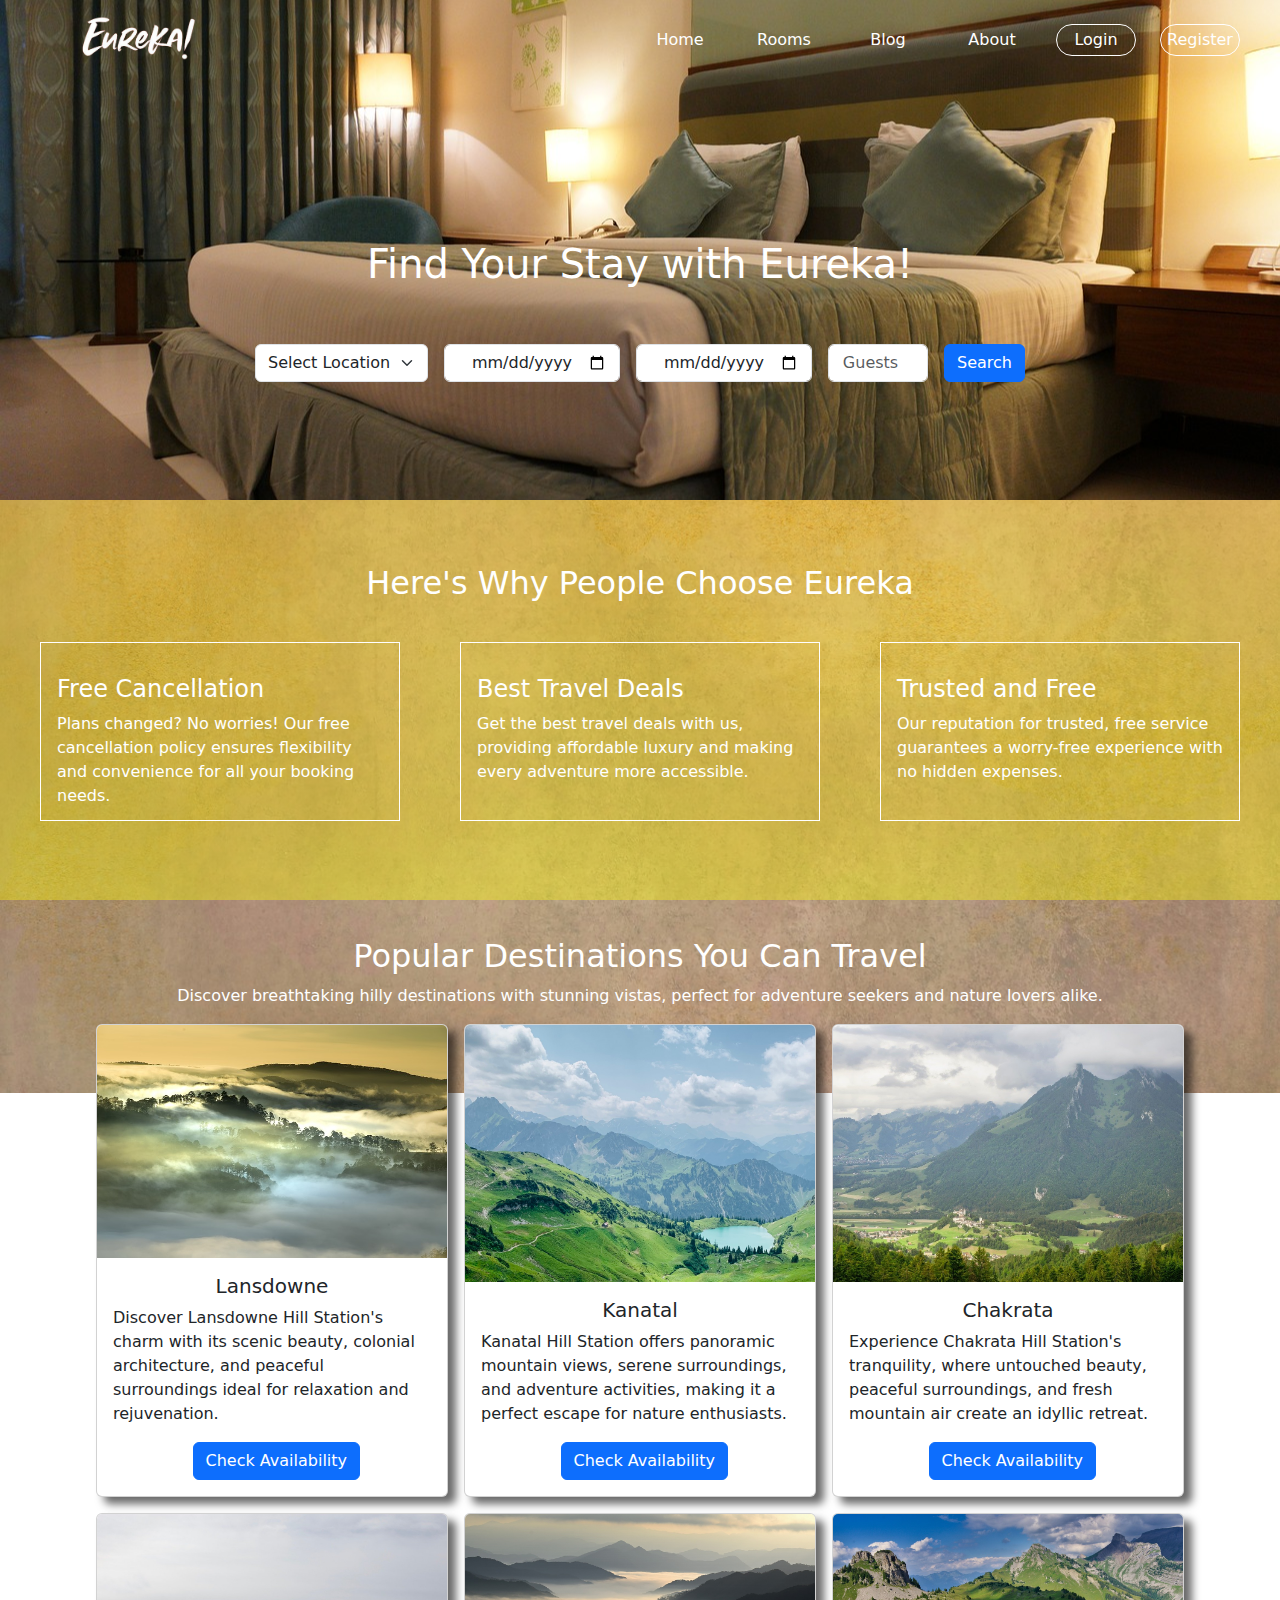
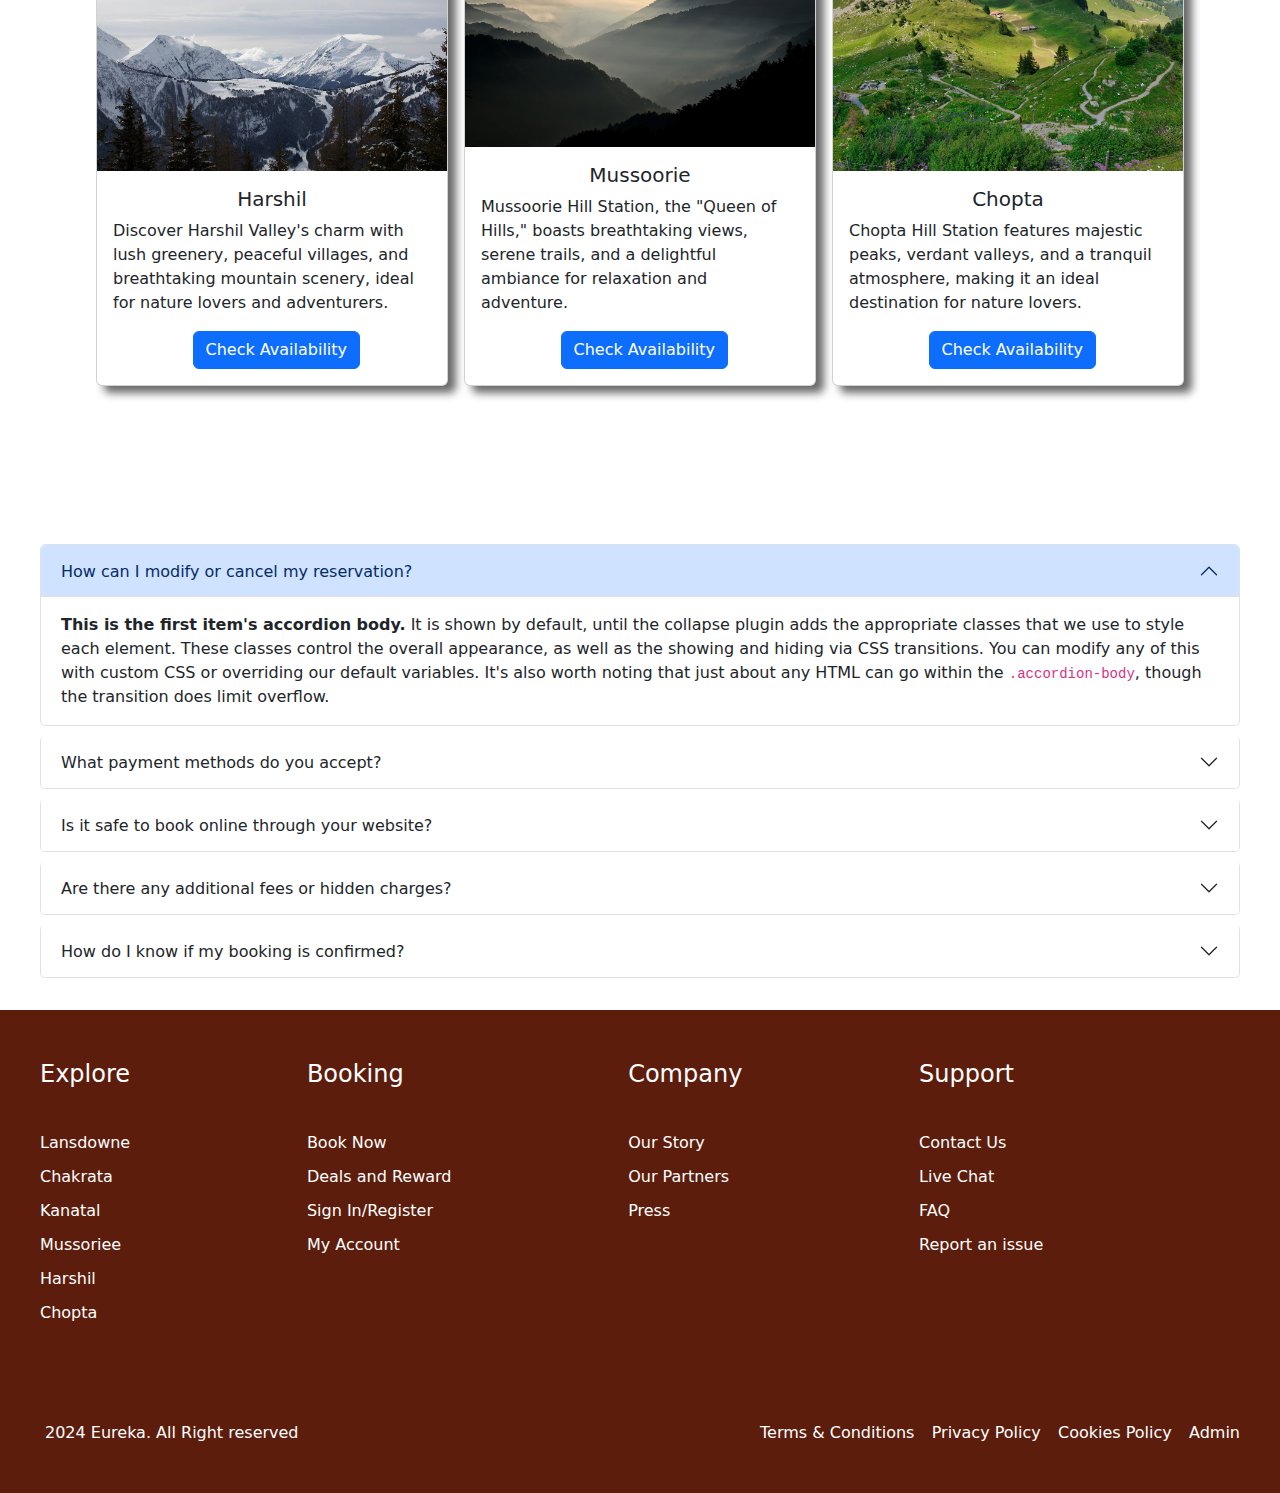
<file: index.html>
<!DOCTYPE html>
<html lang="en">
  <head>
    <meta charset="UTF-8" />
    <meta name="viewport" content="width=device-width, initial-scale=1.0" />
    <link rel="stylesheet" href="style/style.css" />
    <link
      rel="stylesheet"
      href="https://cdnjs.cloudflare.com/ajax/libs/font-awesome/6.5.2/css/all.min.css"
      integrity="sha512-SnH5WK+bZxgPHs44uWIX+LLJAJ9/2PkPKZ5QiAj6Ta86w+fsb2TkcmfRyVX3pBnMFcV7oQPJkl9QevSCWr3W6A=="
      crossorigin="anonymous"
      referrerpolicy="no-referrer"
    />
    <link
      href="https://cdn.jsdelivr.net/npm/bootstrap@5.3.3/dist/css/bootstrap.min.css"
      rel="stylesheet"
      integrity="sha384-QWTKZyjpPEjISv5WaRU9OFeRpok6YctnYmDr5pNlyT2bRjXh0JMhjY6hW+ALEwIH"
      crossorigin="anonymous"
    />
    <script
      src="https://cdn.jsdelivr.net/npm/@popperjs/core@2.11.8/dist/umd/popper.min.js"
      integrity="sha384-I7E8VVD/ismYTF4hNIPjVp/Zjvgyol6VFvRkX/vR+Vc4jQkC+hVqc2pM8ODewa9r"
      crossorigin="anonymous"
    ></script>
    <script
      src="https://cdn.jsdelivr.net/npm/bootstrap@5.3.3/dist/js/bootstrap.min.js"
      integrity="sha384-0pUGZvbkm6XF6gxjEnlmuGrJXVbNuzT9qBBavbLwCsOGabYfZo0T0to5eqruptLy"
      crossorigin="anonymous"
    ></script>

    <title>Hotel Booking App: Eureka</title>
  </head>
  <body>
    <!-------------------------Header Starts Here----------------------->
    <div class="background">
      <section class="header">
        <div class="header-main">
          <ul class="header-lists">
            <li><img src="Assets/logo.png" alt="" /></li>
            <li>
              <div class="navbar">
                <a href="#">Home</a>
                <a href="#">Rooms</a>
                <a href="#">Blog</a>
                <a href="#">About</a>
                <a href="pages/login.html" id="login-button">Login</a>
                <a href="pages/signup.html" id="register-button">Register</a>
              </div>
            </li>
          </ul>
        </div>
        <div
          id="logged-in-user"
          data-bs-toggle="modal"
          data-bs-target="#staticBackdrop"
          onclick="showUserAlert()"
        >
          <img
            src="Assets/user-image.png"
            alt=""
            style="object-fit: cover; height: 100%; width: 100%"
          />
        </div>
      </section>
      <!--------------------------- Custom Account Details Start ------------------------------------->
      <div
        class="modal fade"
        id="staticBackdrop"
        data-bs-backdrop="static"
        tabindex="-1"
        aria-labelledby="staticBackdropLabel"
      >
        <div class="modal-dialog">
          <div class="modal-content">
            <div
              class="modal-header d-flex flex-column align-items-center gap-3"
              style="height: 200px"
            >
              <div
                class="modal-header-top d-flex align-items-center justify-content-center"
              >
                <h4
                  class="modal-subtitle fs-6"
                  id="user-email"
                  style="position: absolute"
                >
                  user@mail.com
                </h4>
                <button
                  type="button"
                  class="btn-close"
                  data-bs-dismiss="modal"
                  aria-label="Close"
                  style="margin-left: 28rem; width: 10%"
                  onclick="closeUserAlert()"
                ></button>
              </div>

              <div
                class="modal-header-bottom d-flex flex-column align-items-center"
                style="height: 80%"
              >
                <div
                  class="modal-header-bottom-img"
                  style="
                    height: 100%;
                    max-width: max-content;
                    border-radius: 50%;
                    overflow: hidden;
                  "
                >
                  <img
                    src="Assets/user-image.png"
                    alt=""
                    style="object-fit: contain; width: 100%; height: 100%"
                  />
                </div>
                <h1 class="modal-title fs-5" id="exampleModalLabel">
                  Hello, <span id="user-name">User</span>
                </h1>
              </div>
            </div>
            <div class="modal-body">
              <h4 class="fs-5">Manage</h4>
              <ul class="list-group">
                <li
                  class="list-group-item list-group-item-action"
                  type="button"
                >
                  <i class="fa-solid fa-list-check"></i> Manage Account
                </li>
                <li
                  class="list-group-item list-group-item-action"
                  type="button"
                >
                  <i class="fa-regular fa-user"></i>
                  My Profile
                </li>
                <li
                  class="list-group-item list-group-item-action"
                  type="button"
                >
                  <i class="fa-regular fa-bell"></i>
                  Notification
                </li>
                <li
                  class="list-group-item list-group-item-action"
                  type="button"
                  data-bs-dismiss="modal"
                  onclick="closeUserAlert(),signoutUser()"
                >
                  <i class="fa-solid fa-right-from-bracket"></i>
                  Sign Out
                </li>
              </ul>
            </div>
          </div>
        </div>
      </div>
      <!---------------------- Custom Account Details Ends-------------------------->
      <!-------------------------Header Ends Here----------------------->
      <!-------------------------Search Bar Starts Here----------------------->
      <section class="search-bar">
        <div class="search-bar-main">
          <div class="search-bar-heading">
            <h1>Find Your Stay with <span>Eureka!</span></h1>
          </div>
          <form class="search-bar-details" id="search-locations">
            <select
              class="form-select"
              id="searchLocation"
              aria-label="Default select example"
            >
              <option selected disabled>Select Location</option>
              <option value="Lansdowne">Lansdowne</option>
              <option value="Kanatal">Kanatal</option>
              <option value="Mussorrie">Mussorrie</option>
              <option value="Harshil">Harshil</option>
              <option value="Chakrata">Chakrata</option>
              <option value="Chopta">Chopta</option>
            </select>
            <input
              id="checkInDate"
              pattern="dd-mm-yyyy"
              placeholder="Check-In Date"
              class="form-control"
              type="date"
            />
            <input
              id="checkOutDate"
              pattern="dd-mm-yyyy"
              placeholder="Check-Out Date"
              class="form-control"
              type="date"
            />

            <input
              type="number"
              id="numberGuest"
              class="form-control"
              placeholder="Guests"
              style="width: 100px"
              min="1"
            />
            <button class="btn btn-primary" type="submit">Search</button>
          </form>
        </div>
      </section>
    </div>
    <!-------------------------Search Bar Ends Here----------------------->
    <!-----------------------Why Choose US Starts Here-------------------->
    <div class="why-us-main">
      <div class="why-us">
        <div class="why-us-heading">
          <h2>Here's Why People Choose Eureka</h2>
        </div>
        <div class="why-us-details">
          <div class="card-why-us">
            <i class="fa-regular fa-calendar-check fa-2xl"></i>
            <div class="card-why-us-details">
              <h4>Free Cancellation</h4>
              <p>
                Plans changed? No worries! Our free cancellation policy ensures
                flexibility and convenience for all your booking needs.
              </p>
            </div>
          </div>
          <div class="card-why-us">
            <i class="fa-solid fa-tag fa-2xl"></i>
            <div class="card-why-us-details">
              <h4>Best Travel Deals</h4>
              <p>
                Get the best travel deals with us, providing affordable luxury
                and making every adventure more accessible.
              </p>
            </div>
          </div>
          <div class="card-why-us">
            <i class="fa-solid fa-award fa-2xl"></i>
            <div class="card-why-us-details">
              <h4>Trusted and Free</h4>
              <p>
                Our reputation for trusted, free service guarantees a worry-free
                experience with no hidden expenses.
              </p>
            </div>
          </div>
        </div>
      </div>
    </div>

    <!-----------------------Why Choose US Ends Here-------------------->

    <!-------------------------Popular Destinations Section Starts Here----------------------->
    <section class="destination-main">
      <div class="destination">
        <div class="destination-heading">
          <h2>Popular Destinations You Can Travel</h2>
          <p>
            Discover breathtaking hilly destinations with stunning vistas,
            perfect for adventure seekers and nature lovers alike.
          </p>
        </div>
        <div class="destination-section">
          <div class="card" style="width: 22rem">
            <img
              src="Assets/location-lansdowne.jpg"
              class="card-img-top"
              alt="..."
              style="object-fit: cover; height: 100%; width: 100%"
            />
            <div class="card-body">
              <h5 class="card-title">Lansdowne</h5>
              <p class="card-text">
                Discover Lansdowne Hill Station's charm with its scenic beauty,
                colonial architecture, and peaceful surroundings ideal for
                relaxation and rejuvenation.
              </p>
              <a href="#" class="btn btn-primary">Check Availability</a>
            </div>
          </div>
          <div class="card" style="width: 22rem">
            <img
              src="Assets/location-kanatal.jpg"
              class="card-img-top"
              alt="..."
              style="object-fit: cover; height: 100%; width: 100%"
            />
            <div class="card-body">
              <h5 class="card-title">Kanatal</h5>
              <p class="card-text">
                Kanatal Hill Station offers panoramic mountain views, serene
                surroundings, and adventure activities, making it a perfect
                escape for nature enthusiasts.
              </p>
              <a href="#" class="btn btn-primary">Check Availability</a>
            </div>
          </div>
          <div class="card" style="width: 22rem">
            <img
              src="Assets/kanatal.jpg"
              class="card-img-top"
              alt="..."
              style="object-fit: cover; height: 100%; width: 100%"
            />
            <div class="card-body">
              <h5 class="card-title">Chakrata</h5>
              <p class="card-text">
                Experience Chakrata Hill Station's tranquility, where untouched
                beauty, peaceful surroundings, and fresh mountain air create an
                idyllic retreat.
              </p>
              <a href="#" class="btn btn-primary">Check Availability</a>
            </div>
          </div>
          <div class="card" style="width: 22rem">
            <img
              src="Assets/location-harshil.jpg"
              class="card-img-top"
              alt="..."
              style="object-fit: cover; height: 100%; width: 100%"
            />
            <div class="card-body">
              <h5 class="card-title">Harshil</h5>
              <p class="card-text">
                Discover Harshil Valley's charm with lush greenery, peaceful
                villages, and breathtaking mountain scenery, ideal for nature
                lovers and adventurers.
              </p>
              <a href="#" class="btn btn-primary">Check Availability</a>
            </div>
          </div>
          <div class="card" style="width: 22rem">
            <img
              src="Assets/location-mussoriee.jpg"
              class="card-img-top"
              alt="..."
              style="object-fit: cover; height: 100%; width: 100%"
            />
            <div class="card-body">
              <h5 class="card-title">Mussoorie</h5>
              <p class="card-text">
                Mussoorie Hill Station, the "Queen of Hills," boasts
                breathtaking views, serene trails, and a delightful ambiance for
                relaxation and adventure.
              </p>
              <a href="#" class="btn btn-primary">Check Availability</a>
            </div>
          </div>
          <div class="card" style="width: 22rem">
            <img
              src="Assets/location-chopta.jpg"
              class="card-img-top"
              alt="..."
              style="object-fit: cover; height: 100%; width: 100%"
            />
            <div class="card-body">
              <h5 class="card-title">Chopta</h5>
              <p class="card-text">
                Chopta Hill Station features majestic peaks, verdant valleys,
                and a tranquil atmosphere, making it an ideal destination for
                nature lovers.
              </p>
              <a href="#" class="btn btn-primary">Check Availability</a>
            </div>
          </div>
        </div>
      </div>
    </section>
    <!-------------------------Popular Destinations Section Ends Here----------------------->
    <section class="faq-main">
      <h2>Frequently Asked Questions</h2>
      <div class="faq">
        <div class="accordion" id="accordionExample">
          <div class="accordion-item">
            <h2 class="accordion-header">
              <button
                class="accordion-button"
                type="button"
                data-bs-toggle="collapse"
                data-bs-target="#collapseOne"
                aria-expanded="true"
                aria-controls="collapseOne"
              >
                How can I modify or cancel my reservation?
              </button>
            </h2>
            <div
              id="collapseOne"
              class="accordion-collapse collapse show"
              data-bs-parent="#accordionExample"
            >
              <div class="accordion-body">
                <strong>This is the first item's accordion body.</strong> It is
                shown by default, until the collapse plugin adds the appropriate
                classes that we use to style each element. These classes control
                the overall appearance, as well as the showing and hiding via
                CSS transitions. You can modify any of this with custom CSS or
                overriding our default variables. It's also worth noting that
                just about any HTML can go within the
                <code>.accordion-body</code>, though the transition does limit
                overflow.
              </div>
            </div>
          </div>
          <div class="accordion-item">
            <h2 class="accordion-header">
              <button
                class="accordion-button collapsed"
                type="button"
                data-bs-toggle="collapse"
                data-bs-target="#collapseTwo"
                aria-expanded="false"
                aria-controls="collapseTwo"
              >
                What payment methods do you accept?
              </button>
            </h2>
            <div
              id="collapseTwo"
              class="accordion-collapse collapse"
              data-bs-parent="#accordionExample"
            >
              <div class="accordion-body">
                <strong>This is the second item's accordion body.</strong> It is
                hidden by default, until the collapse plugin adds the
                appropriate classes that we use to style each element. These
                classes control the overall appearance, as well as the showing
                and hiding via CSS transitions. You can modify any of this with
                custom CSS or overriding our default variables. It's also worth
                noting that just about any HTML can go within the
                <code>.accordion-body</code>, though the transition does limit
                overflow.
              </div>
            </div>
          </div>
          <div class="accordion-item">
            <h2 class="accordion-header">
              <button
                class="accordion-button collapsed"
                type="button"
                data-bs-toggle="collapse"
                data-bs-target="#collapseThree"
                aria-expanded="false"
                aria-controls="collapseThree"
              >
                Is it safe to book online through your website?
              </button>
            </h2>
            <div
              id="collapseThree"
              class="accordion-collapse collapse"
              data-bs-parent="#accordionExample"
            >
              <div class="accordion-body">
                <strong>This is the third item's accordion body.</strong> It is
                hidden by default, until the collapse plugin adds the
                appropriate classes that we use to style each element. These
                classes control the overall appearance, as well as the showing
                and hiding via CSS transitions. You can modify any of this with
                custom CSS or overriding our default variables. It's also worth
                noting that just about any HTML can go within the
                <code>.accordion-body</code>, though the transition does limit
                overflow.
              </div>
            </div>
          </div>
          <div class="accordion-item">
            <h2 class="accordion-header">
              <button
                class="accordion-button collapsed"
                type="button"
                data-bs-toggle="collapse"
                data-bs-target="#collapseFour"
                aria-expanded="false"
                aria-controls="collapseFour"
              >
                Are there any additional fees or hidden charges?
              </button>
            </h2>
            <div
              id="collapseFour"
              class="accordion-collapse collapse"
              data-bs-parent="#accordionExample"
            >
              <div class="accordion-body">
                <strong>This is the fourth item's accordion body.</strong> It is
                hidden by default, until the collapse plugin adds the
                appropriate classes that we use to style each element. These
                classes control the overall appearance, as well as the showing
                and hiding via CSS transitions. You can modify any of this with
                custom CSS or overriding our default variables. It's also worth
                noting that just about any HTML can go within the
                <code>.accordion-body</code>, though the transition does limit
                overflow.
              </div>
            </div>
          </div>
          <div class="accordion-item">
            <h2 class="accordion-header">
              <button
                class="accordion-button collapsed"
                type="button"
                data-bs-toggle="collapse"
                data-bs-target="#collapseFive"
                aria-expanded="false"
                aria-controls="collapseFive"
              >
                How do I know if my booking is confirmed?
              </button>
            </h2>
            <div
              id="collapseFive"
              class="accordion-collapse collapse"
              data-bs-parent="#accordionExample"
            >
              <div class="accordion-body">
                <strong>This is the fifth item's accordion body.</strong> It is
                hidden by default, until the collapse plugin adds the
                appropriate classes that we use to style each element. These
                classes control the overall appearance, as well as the showing
                and hiding via CSS transitions. You can modify any of this with
                custom CSS or overriding our default variables. It's also worth
                noting that just about any HTML can go within the
                <code>.accordion-body</code>, though the transition does limit
                overflow.
              </div>
            </div>
          </div>
        </div>
      </div>
    </section>

    <!-------------------------Footer Section Starts Here----------------------->
    <section class="footer-main">
      <div class="footer">
        <div class="footer-top">
          <ul class="explore">
            <li><h4>Explore</h4></li>
            <li><a href="#">Lansdowne</a></li>
            <li><a href="#">Chakrata</a></li>
            <li><a href="#">Kanatal</a></li>
            <li><a href="#">Mussoriee</a></li>
            <li><a href="#">Harshil</a></li>
            <li><a href="#">Chopta</a></li>
          </ul>
          <ul class="booking">
            <li><h4>Booking</h4></li>
            <li><a href="pages/rooms.html">Book Now</a></li>
            <li><a href="#">Deals and Reward</a></li>
            <li><a href="pages/signup.html">Sign In/Register</a></li>
            <li><a href="#">My Account</a></li>
          </ul>
          <ul class="company">
            <li><h4>Company</h4></li>
            <li><a href="#">Our Story</a></li>
            <li><a href="#">Our Partners</a></li>
            <li><a href="#">Press</a></li>
          </ul>
          <ul class="support">
            <li><h4>Support</h4></li>
            <li><a href="#">Contact Us</a></li>
            <li><a href="#">Live Chat</a></li>
            <li><a href="#">FAQ</a></li>
            <li><a href="#">Report an issue</a></li>
          </ul>
          <ul class="footer-social-links">
            <li>
              <a href="#"><i class="fa-brands fa-instagram fa-xl"></i></a>
            </li>
            <li>
              <a href="#"><i class="fa-brands fa-facebook fa-xl"></i></a>
            </li>
            <li>
              <a href="#"><i class="fa-brands fa-pinterest fa-xl"></i></a>
            </li>
          </ul>
        </div>
        <div class="footer-bottom">
          <div class="footer-bottom-left">
            <span><i class="fa-regular fa-copyright"></i></span>
            <p>2024 Eureka. All Right reserved</p>
          </div>
          <div class="footer-bottom-right">
            <span>Terms & Conditions</span>
            <span>Privacy Policy</span>
            <span>Cookies Policy</span>
            <span
              ><a
                href="pages/admin-login.html"
                style="text-decoration: none; color: white"
                >Admin</a
              ></span
            >
          </div>
        </div>
      </div>
    </section>
    <!-------------------------Footer Section Ends Here----------------------->
  </body>
  <script type="module" src="js/index.js"></script>
</html>
</file>
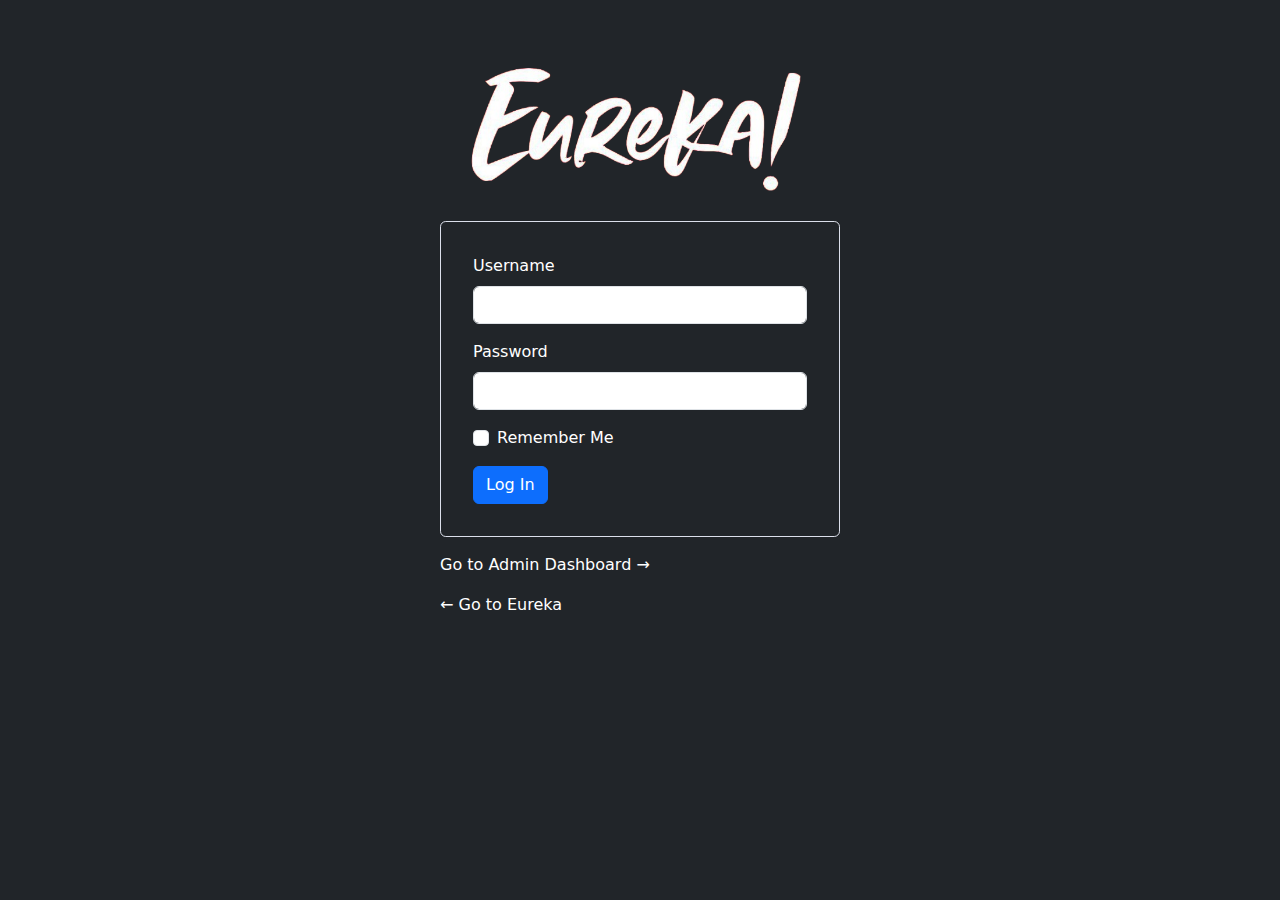
<file: pages/admin-login.html>
<!DOCTYPE html>
<html lang="en">
  <head>
    <meta charset="UTF-8" />
    <meta name="viewport" content="width=device-width, initial-scale=1.0" />
    <title>Document</title>
  </head>
  <link rel="stylesheet" href="../style/admin-login-style.css" />
  <link
    rel="stylesheet"
    href="https://cdnjs.cloudflare.com/ajax/libs/font-awesome/6.5.2/css/all.min.css"
    integrity="sha512-SnH5WK+bZxgPHs44uWIX+LLJAJ9/2PkPKZ5QiAj6Ta86w+fsb2TkcmfRyVX3pBnMFcV7oQPJkl9QevSCWr3W6A=="
    crossorigin="anonymous"
    referrerpolicy="no-referrer"
  />
  <link
    href="https://cdn.jsdelivr.net/npm/bootstrap@5.3.3/dist/css/bootstrap.min.css"
    rel="stylesheet"
    integrity="sha384-QWTKZyjpPEjISv5WaRU9OFeRpok6YctnYmDr5pNlyT2bRjXh0JMhjY6hW+ALEwIH"
    crossorigin="anonymous"
  />
  <script
    src="https://cdn.jsdelivr.net/npm/@popperjs/core@2.11.8/dist/umd/popper.min.js"
    integrity="sha384-I7E8VVD/ismYTF4hNIPjVp/Zjvgyol6VFvRkX/vR+Vc4jQkC+hVqc2pM8ODewa9r"
    crossorigin="anonymous"
  ></script>
  <script
    src="https://cdn.jsdelivr.net/npm/bootstrap@5.3.3/dist/js/bootstrap.min.js"
    integrity="sha384-0pUGZvbkm6XF6gxjEnlmuGrJXVbNuzT9qBBavbLwCsOGabYfZo0T0to5eqruptLy"
    crossorigin="anonymous"
  ></script>
  <body style="background-color: #212529">
    <section class="admin-login-main">
      <div class="admin-login">
        <div class="admin-login-logo">
          <img
            src="../Assets/logo.png"
            alt=""
            style="object-fit: contain; width: 100%; height: 100%"
          />
        </div>
        <div class="admin-login-form">
          <form>
            <div class="mb-3">
              <label for="username" class="form-label">Username</label>
              <input
                type="text"
                class="form-control"
                id="username"
                aria-describedby="emailHelp"
              />
            </div>
            <div class="mb-3">
              <label for="password" class="form-label">Password</label>
              <input type="password" class="form-control" id="password" />
            </div>
            <div class="mb-3 form-check">
              <input type="checkbox" class="form-check-input" id="remember" />
              <label class="form-check-label" for="remember">Remember Me</label>
            </div>
            <button type="submit" class="btn btn-primary">Log In</button>
          </form>
        </div>
        <span
          ><a href="admin.html" style="text-decoration: none; color: #fff"
            >Go to Admin Dashboard →</a
          ></span
        >
        <!-- Will Change to Forgot Password -->
        <span
          ><a href="/index.html" style="text-decoration: none; color: #fff"
            >← Go to Eureka</a
          ></span
        >
      </div>
    </section>
  </body>
</html>
</file>
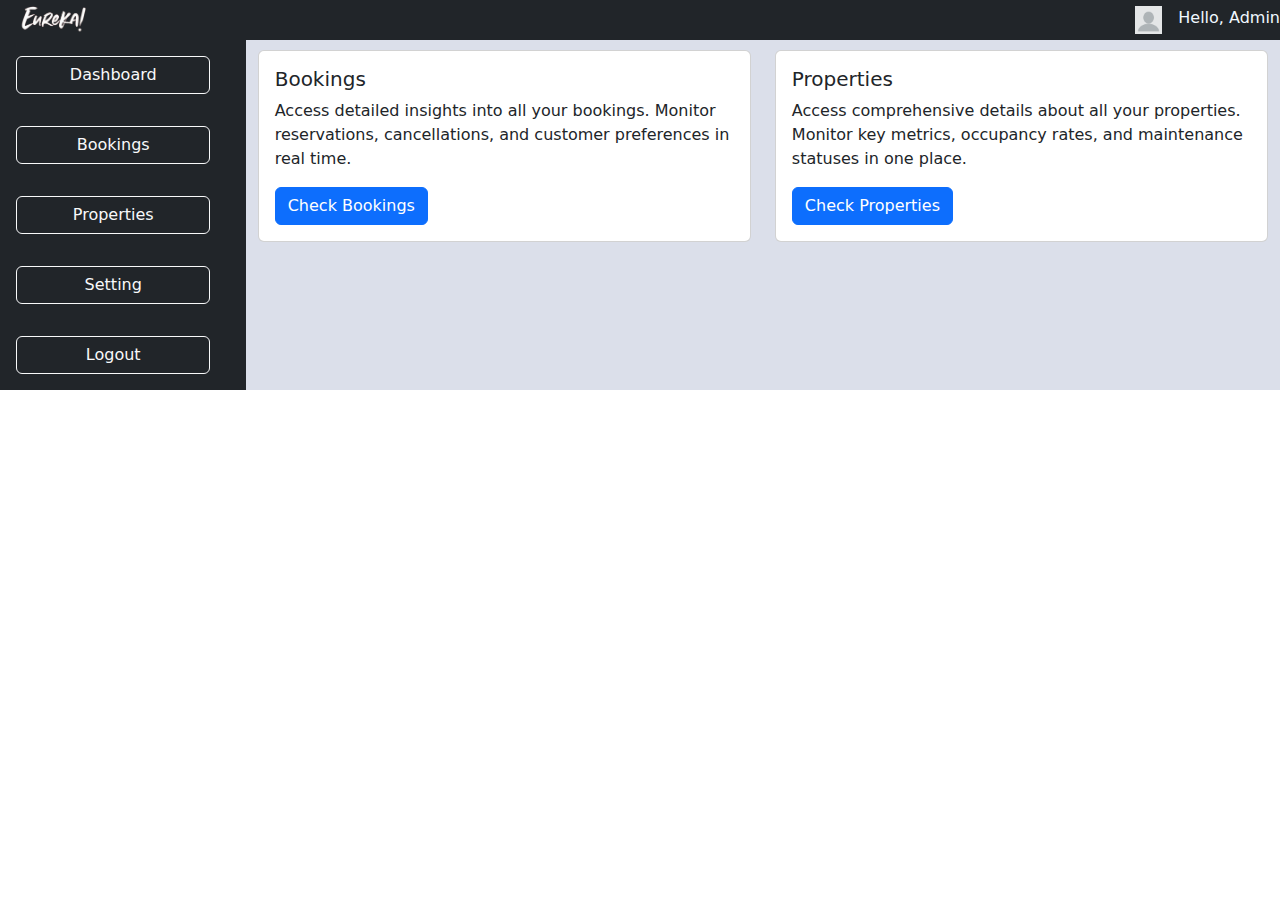
<file: pages/admin.html>
<!DOCTYPE html>
<html lang="en">
  <head>
    <meta charset="UTF-8" />
    <meta name="viewport" content="width=device-width, initial-scale=1.0" />
    <title>Document</title>
  </head>
  <link rel="stylesheet" href="../style/admin-style.css" />
  <link
    rel="stylesheet"
    href="https://cdnjs.cloudflare.com/ajax/libs/font-awesome/6.5.2/css/all.min.css"
    integrity="sha512-SnH5WK+bZxgPHs44uWIX+LLJAJ9/2PkPKZ5QiAj6Ta86w+fsb2TkcmfRyVX3pBnMFcV7oQPJkl9QevSCWr3W6A=="
    crossorigin="anonymous"
    referrerpolicy="no-referrer"
  />
  <link
    href="https://cdn.jsdelivr.net/npm/bootstrap@5.3.3/dist/css/bootstrap.min.css"
    rel="stylesheet"
    integrity="sha384-QWTKZyjpPEjISv5WaRU9OFeRpok6YctnYmDr5pNlyT2bRjXh0JMhjY6hW+ALEwIH"
    crossorigin="anonymous"
  />
  <script
    src="https://cdn.jsdelivr.net/npm/@popperjs/core@2.11.8/dist/umd/popper.min.js"
    integrity="sha384-I7E8VVD/ismYTF4hNIPjVp/Zjvgyol6VFvRkX/vR+Vc4jQkC+hVqc2pM8ODewa9r"
    crossorigin="anonymous"
  ></script>
  <script
    src="https://cdn.jsdelivr.net/npm/bootstrap@5.3.3/dist/js/bootstrap.min.js"
    integrity="sha384-0pUGZvbkm6XF6gxjEnlmuGrJXVbNuzT9qBBavbLwCsOGabYfZo0T0to5eqruptLy"
    crossorigin="anonymous"
  ></script>
  <body>
    <section class="dashboard-main">
      <div class="dashboard">
        <div class="dashboard-top">
          <div class="dashboard-top-logo">
            <a href="/index.html"
              ><img
                src="../Assets/logo.png"
                alt=""
                style="object-fit: contain; height: 100%; width: 100%"
            /></a>
          </div>
          <div class="dashboard-top-admin">
            <div>
              <img
                src="../Assets/user-image.png"
                alt=""
                style="object-fit: contain; height: 100%; width: 100%"
              />
            </div>
            <p>Hello, Admin</p>
          </div>
        </div>
        <div class="dashboard-bottom">
          <div class="dashboard-bottom-left">
            <button
              type="button"
              class="btn btn-outline-light"
              id="dashboard-button"
              onclick="dashboard()"
            >
              <i class="fa-solid fa-user-tie"></i> Dashboard
            </button>
            <button
              type="button"
              class="btn btn-outline-light"
              id="booking-button"
              onclick="booking()"
            >
              <i class="fa-regular fa-bookmark"></i> Bookings
            </button>
            <button
              type="button"
              class="btn btn-outline-light"
              id="property-button"
              onclick="property()"
            >
              <i class="fa-solid fa-bell-concierge"></i> Properties
            </button>
            <button type="button" class="btn btn-outline-light">
              <i class="fa-solid fa-gear"></i> Setting
            </button>
            <button type="button" class="btn btn-outline-light">
              <i class="fa-solid fa-right-from-bracket"></i> Logout
            </button>
          </div>

          <!-- Dashboard Area -->

          <div class="container dashboard-bottom-right" id="dashboard-area">
            <div class="row">
              <div class="col-sm-6 mb-3 mb-sm-0">
                <div class="card">
                  <div class="card-body">
                    <h5 class="card-title">Bookings</h5>
                    <p class="card-text">
                      Access detailed insights into all your bookings. Monitor
                      reservations, cancellations, and customer preferences in
                      real time.
                    </p>
                    <button
                      type="button"
                      class="btn btn-primary position-relative"
                      onclick="booking()"
                    >
                      Check Bookings
                    </button>
                  </div>
                </div>
              </div>
              <div class="col-sm-6">
                <div class="card">
                  <div class="card-body">
                    <h5 class="card-title">Properties</h5>
                    <p class="card-text">
                      Access comprehensive details about all your properties.
                      Monitor key metrics, occupancy rates, and maintenance
                      statuses in one place.
                    </p>
                    <button class="btn btn-primary" onclick="property()">
                      Check Properties
                    </button>
                  </div>
                </div>
              </div>
            </div>
          </div>

          <!-- Booking Area -->

          <div class="dashboard-bottom-right" id="booking-area">
            <div class="dashboard-bottom-right-top">
              <div class="dashboard-bottom-right-top-heading">
                <h3 class="display-6">Booking</h3>
              </div>
              <div class="dashboard-bottom-right-top-checking">
                <div class="dashboard-bottom-right-top-checking-left">
                  <div
                    class="btn-group btn-group"
                    role="group"
                    aria-label="Small button group"
                  >
                    <button type="button" class="btn btn-outline-secondary">
                      All (<span id="totalBooking"></span>)
                    </button>
                    <button type="button" class="btn btn-outline-secondary">
                      Cancelled (<span id="cancelledBooking"></span>)
                    </button>
                    <button type="button" class="btn btn-outline-secondary">
                      Confirmed (<span id="confirmBooking"></span>)
                    </button>
                  </div>
                </div>
              </div>
            </div>
            <div class="dashboard-bottom-right-bottom">
              <div class="container">
                <div class="row booking-entity">
                  <div class="col">ID</div>
                  <div class="col">Customer</div>
                  <div class="col">Hotel</div>
                  <div class="col">Check-In Date</div>
                  <div class="col">Check-Out Date</div>
                  <div class="col">Booking Status</div>
                  <div class="col">Actions</div>
                </div>
                <div class="booking-dashboard"></div>
              </div>
            </div>
          </div>

          <!-- Property Area  -->

          <div class="dashboard-bottom-right" id="property-area">
            <div class="dashboard-bottom-right-top">
              <div class="dashboard-bottom-right-top-heading">
                <h3 class="display-6">Properties</h3>
              </div>
              <div class="dashboard-bottom-right-top-checking">
                <div class="dashboard-bottom-right-top-checking-left">
                  <div
                    class="btn-group btn-group"
                    role="group"
                    aria-label="Small button group"
                  >
                    <button type="button" class="btn btn-outline-secondary">
                      Total Properties (<span id="totalProperty">10</span>)
                    </button>
                  </div>
                </div>
                <div class="dashboard-bottom-right-top-checking-right">
                  <div class="search-booking">
                    <button
                      type="button"
                      class="btn btn-outline-secondary"
                      onclick="propertyForm()"
                    >
                      <i class="fa-solid fa-plus"></i> Add Property
                    </button>
                  </div>
                </div>
              </div>
            </div>
            <div class="dashboard-bottom-right-bottom">
              <section class="properties-main">
                <div class="container properties-entry">
                  <div class="row properties">
                    <div class="col-md-3">S.No</div>
                    <div class="col-md-3">Hotel Name</div>
                    <div class="col-md-3">Hotel Location</div>
                    <div class="col-md-3">Actions</div>
                  </div>
                </div>
                <div class="container property-list"></div>
              </section>
            </div>
          </div>
        </div>
      </div>
    </section>

    <!-- Form For Adding Property -->
    <section class="add-property" id="add-property-id">
      <div class="add-property-form">
        <form class="adding-form" id="property-form">
          <div class="mb-3">
            <label for="hotelName" class="form-label">Hotel Name</label>
            <input type="text" class="form-control" id="hotelName" />
          </div>
          <div class="mb-3">
            <label for="hotelLocation" class="form-label">Hotel Location</label>
            <select
              class="form-select"
              aria-label="Default select example"
              id="hotelLocation"
            >
              <option selected disabled>Select Location</option>
              <option value="Lansdowne">Lansdowne</option>
              <option value="Kanatal">Kanatal</option>
              <option value="Mussorrie">Mussorrie</option>
              <option value="Harshil">Harshil</option>
              <option value="Chakrata">Chakrata</option>
              <option value="Chopta">Chopta</option>
            </select>
          </div>
          <div class="mb-3">
            <label for="hotelDescription" class="form-label"
              >Hotel Description</label
            >
            <textarea
              class="form-control"
              id="hotelDescription"
              rows="3"
            ></textarea>
          </div>
          <div class="mb-3">
            <label for="hotelPrice" class="form-label">Hotel Price</label>
            <input type="number" class="form-control" id="hotelPrice" />
          </div>
          <div class="mb-3">
            <label for="hotelImg" class="form-label">Hotel Image</label>
            <input type="text" class="form-control" id="hotelImg" />
          </div>
          <label for="hotelFacilities" class="form-label"
            >Hotel Facilites</label
          >
          <div class="hotel-facilites mb-3">
            <div class="form-check" id="checkedData">
              <input
                class="form-check-input"
                type="checkbox"
                name="popular-filter"
                value="freewifi"
                id="freewifi"
              />
              <label class="form-check-label" for="freewifi"> Free Wifi </label>
            </div>
            <div class="form-check">
              <input
                class="form-check-input"
                type="checkbox"
                name="popular-filter"
                value="breakfast"
                id="breakfast"
              />
              <label class="form-check-label" for="breakfast">
                Breakfast
              </label>
            </div>
            <div class="form-check">
              <input
                class="form-check-input"
                type="checkbox"
                name="popular-filter"
                value="fittnessStudio"
                id="fitness"
              />
              <label class="form-check-label" for="fitness">
                Fitness Studio
              </label>
            </div>
            <div class="form-check">
              <input
                class="form-check-input"
                type="checkbox"
                name="popular-filter"
                value="swimmingPool"
                id="swimming"
              />
              <label class="form-check-label" for="swimming">
                Swimming Pool
              </label>
            </div>
            <div class="form-check">
              <input
                class="form-check-input"
                type="checkbox"
                name="popular-filter"
                value="petsAllowed"
                id="pet"
              />
              <label class="form-check-label" for="pet"> Pets Allowed </label>
            </div>
            <div class="form-check">
              <input
                class="form-check-input"
                type="checkbox"
                name="popular-filter"
                value="campsite"
                id="camp"
              />
              <label class="form-check-label" for="camp">Campsite</label>
            </div>
            <div class="form-check">
              <input
                class="form-check-input"
                type="checkbox"
                name="popular-filter"
                value="bonfire"
                id="bonfire"
              />
              <label class="form-check-label" for="bonfire">Bonfire</label>
            </div>
            <div class="form-check">
              <input
                class="form-check-input"
                type="checkbox"
                name="popular-filter"
                value="trekking"
                id="trek"
              />
              <label class="form-check-label" for="trek">Trekking</label>
            </div>
          </div>
          <button type="submit" id="addProperty" class="btn btn-primary">
            Add Property
          </button>
          <button type="submit" id="propertyEdit" class="btn btn-secondary">
            Edit Property
          </button>
        </form>
        <button
          id="form-close-button"
          type="button"
          form="property-form"
          class="btn btn-outline-danger"
          onclick="propertyFormCloseButton()"
        >
          <i class="fa-solid fa-rectangle-xmark"></i>
        </button>
      </div>
    </section>
  </body>
  <script type="module" src="/js/admin.js"></script>
</html>
</file>
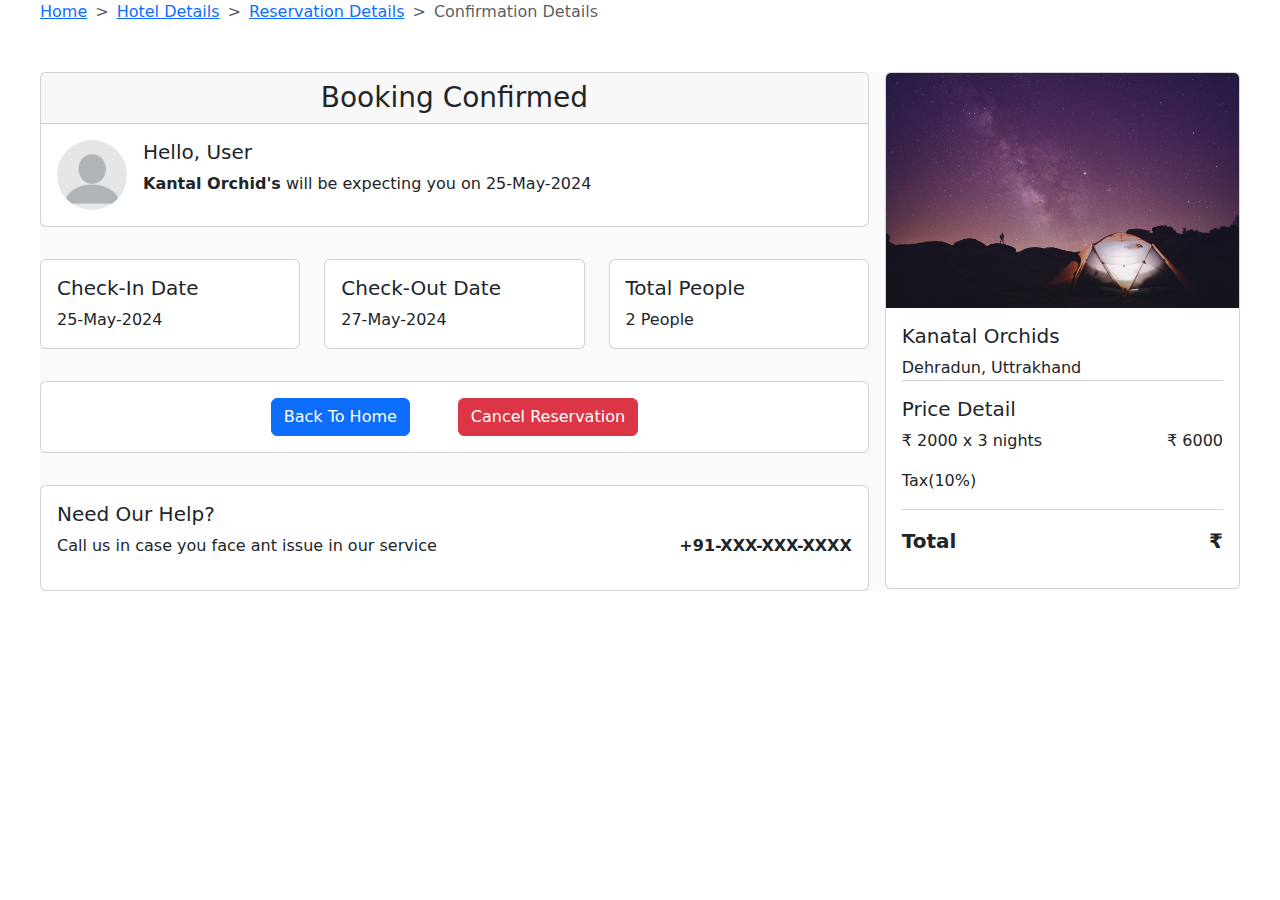
<file: pages/confirmation.html>
<!DOCTYPE html>
<html lang="en">
  <head>
    <meta charset="UTF-8" />
    <meta name="viewport" content="width=device-width, initial-scale=1.0" />
    <title>Document</title>
    <link rel="stylesheet" href="../style/confirmation-style.css" />
    <link
      rel="stylesheet"
      href="https://cdnjs.cloudflare.com/ajax/libs/font-awesome/6.5.2/css/all.min.css"
      integrity="sha512-SnH5WK+bZxgPHs44uWIX+LLJAJ9/2PkPKZ5QiAj6Ta86w+fsb2TkcmfRyVX3pBnMFcV7oQPJkl9QevSCWr3W6A=="
      crossorigin="anonymous"
      referrerpolicy="no-referrer"
    />
    <link rel="stylesheet" href="../Media Query/confirmation.css" />
    <link
      href="https://cdn.jsdelivr.net/npm/bootstrap@5.3.3/dist/css/bootstrap.min.css"
      rel="stylesheet"
      integrity="sha384-QWTKZyjpPEjISv5WaRU9OFeRpok6YctnYmDr5pNlyT2bRjXh0JMhjY6hW+ALEwIH"
      crossorigin="anonymous"
    />
    <script
      src="https://cdn.jsdelivr.net/npm/@popperjs/core@2.11.8/dist/umd/popper.min.js"
      integrity="sha384-I7E8VVD/ismYTF4hNIPjVp/Zjvgyol6VFvRkX/vR+Vc4jQkC+hVqc2pM8ODewa9r"
      crossorigin="anonymous"
    ></script>
    <script
      src="https://cdn.jsdelivr.net/npm/bootstrap@5.3.3/dist/js/bootstrap.min.js"
      integrity="sha384-0pUGZvbkm6XF6gxjEnlmuGrJXVbNuzT9qBBavbLwCsOGabYfZo0T0to5eqruptLy"
      crossorigin="anonymous"
    ></script>
  </head>
  <body>
    <section class="booking-confirm-main">
      <div class="booking-confirm">
        <div class="booking-confirm-top">
          <nav style="--bs-breadcrumb-divider: '>'" aria-label="breadcrumb">
            <ol class="breadcrumb">
              <li class="breadcrumb-item">
                <a href="/index.html" type="button" id="homeNav">Home</a>
              </li>
              <li class="breadcrumb-item">
                <a href="rooms.html">Hotel Details</a>
              </li>
              <li class="breadcrumb-item">
                <a href="reservation.html">Reservation Details</a>
              </li>
              <li class="breadcrumb-item active" aria-current="page">
                Confirmation Details
              </li>
            </ol>
          </nav>
        </div>
        <div class="booking-confirm-bottom">
          <div class="booking-confirm-bottom-left">
            <div class="card">
              <h3 class="card-header" style="text-align: center">
                <i class="fa-solid fa-circle-check" style="color: #00cc00"></i>
                Booking Confirmed
              </h3>
              <div class="card-body d-flex justify-content-start gap-3">
                <div class="card-body-image">
                  <img
                    src="../Assets/user-image.png"
                    alt=""
                    style="object-fit: cover; height: 100%; width: 100%"
                  />
                </div>
                <div class="card-body-desc">
                  <h5 class="card-title">
                    Hello, <span id="loginUser">User</span>
                  </h5>
                  <p class="card-text">
                    <b><span id="stay-name">Kantal Orchid's</span></b> will be
                    expecting you on
                    <span id="arrivalDate">25-May-2024</span>
                  </p>
                </div>
              </div>
            </div>
            <div class="row">
              <div class="col-sm-4 mb-4 mb-sm-0">
                <div class="card">
                  <div class="card-body">
                    <h5 class="card-title">
                      <i class="fa-regular fa-calendar"></i> Check-In Date
                    </h5>
                    <p class="card-text" id="dateOfIn">25-May-2024</p>
                  </div>
                </div>
              </div>
              <div class="col-sm-4 mb-4 mb-sm-0">
                <div class="card">
                  <div class="card-body">
                    <h5 class="card-title">
                      <i class="fa-regular fa-calendar"></i> Check-Out Date
                    </h5>
                    <p class="card-text" id="dateOfOut">27-May-2024</p>
                  </div>
                </div>
              </div>
              <div class="col-sm-4 mb-4 mb-sm-0">
                <div class="card">
                  <div class="card-body">
                    <h5 class="card-title">
                      <i class="fa-solid fa-user"></i> Total People
                    </h5>
                    <p class="card-text"><span id="people">2</span> People</p>
                  </div>
                </div>
              </div>
            </div>
            <div class="card">
              <div class="card-body">
                <div
                  class="btn-group-vertically d-flex justify-content-center gap-5"
                  role="group"
                >
                  <button
                    type="button"
                    id="home-button"
                    class="btn btn-primary"
                    onclick=""
                  >
                    Back To Home
                  </button>
                  <a
                    class="btn btn-danger"
                    href="#"
                    role="button"
                    onclick="showCustomAlert();"
                    data-bs-toggle="modal"
                    data-bs-target="#customAlert"
                    >Cancel Reservation</a
                  >
                  <!-- Custom Alert -->
                  <div class="modal fade" tabindex="-1" id="customAlert">
                    <div class="modal-dialog modal-dialog-centered">
                      <div class="modal-content">
                        <div class="modal-header">
                          <h5 class="modal-title">Cancel Booking</h5>
                          <button
                            type="button"
                            id="close-button"
                            class="btn-close"
                            data-bs-dismiss="modal"
                            aria-label="Close"
                            onclick="closeCustomAlert()"
                          ></button>
                        </div>
                        <div class="modal-body">
                          <p>Are you sure you want to cancel this Booking?</p>
                        </div>
                        <div class="modal-footer">
                          <button
                            type="button"
                            class="btn btn-secondary"
                            data-bs-dismiss="modal"
                            onclick="closeCustomAlert()"
                          >
                            No
                          </button>
                          <button
                            id="cancelReservation"
                            type="button"
                            class="btn btn-danger"
                          >
                            Yes
                          </button>
                        </div>
                      </div>
                    </div>
                  </div>
                  <!-- Custom Alert  Ends-->
                </div>
              </div>
            </div>
            <div class="card">
              <div class="card-body">
                <h5 class="card-title">Need Our Help?</h5>
                <span class="card-text d-flex justify-content-between">
                  <p>Call us in case you face ant issue in our service</p>
                  <p style="font-weight: bold">
                    <i class="fa-solid fa-phone"></i> +91-XXX-XXX-XXXX
                  </p>
                </span>
              </div>
            </div>
          </div>
          <div class="booking-confirm-bottom-right">
            <div class="card" style="width: 100%">
              <img
                src="../Assets/kanatal-orchids.jpg"
                id="reserve-card-img"
                class="card-img-top"
                alt=""
                style="object-fit: cover; height: 100%; width: 100%"
              />
              <div class="card-body hotel-details">
                <div class="card-body-top">
                  <h5 class="card-title" id="hotel-title">Kanatal Orchids</h5>
                  <p class="card-text">
                    <i class="fa-solid fa-location-dot"></i>
                    <span id="stay-location">Dehradun</span>, Uttrakhand
                  </p>
                </div>
                <div class="card-body-mid">
                  <h5>Price Detail</h5>
                  <span class="d-flex justify-content-between">
                    <p>
                      &#x20B9; <span id="normal-price">2000</span> x
                      <span id="stay-night">3</span> nights
                    </p>
                    <p>&#x20B9; <span id="total-price">6000</span></p>
                  </span>
                  <span class="d-flex justify-content-between">
                    <p>Tax(10%)</p>
                  </span>
                </div>
                <div
                  class="card-body-bottom"
                  style="font-weight: bold; font-size: 20px"
                >
                  <span class="d-flex justify-content-between">
                    <p>Total</p>
                    <p>&#x20B9; <span id="booked-price"></span></p>
                  </span>
                </div>
              </div>
            </div>
          </div>
        </div>
      </div>
    </section>
  </body>
  <script type="module" src="/js/confirmation.js"></script>
</html>
</file>
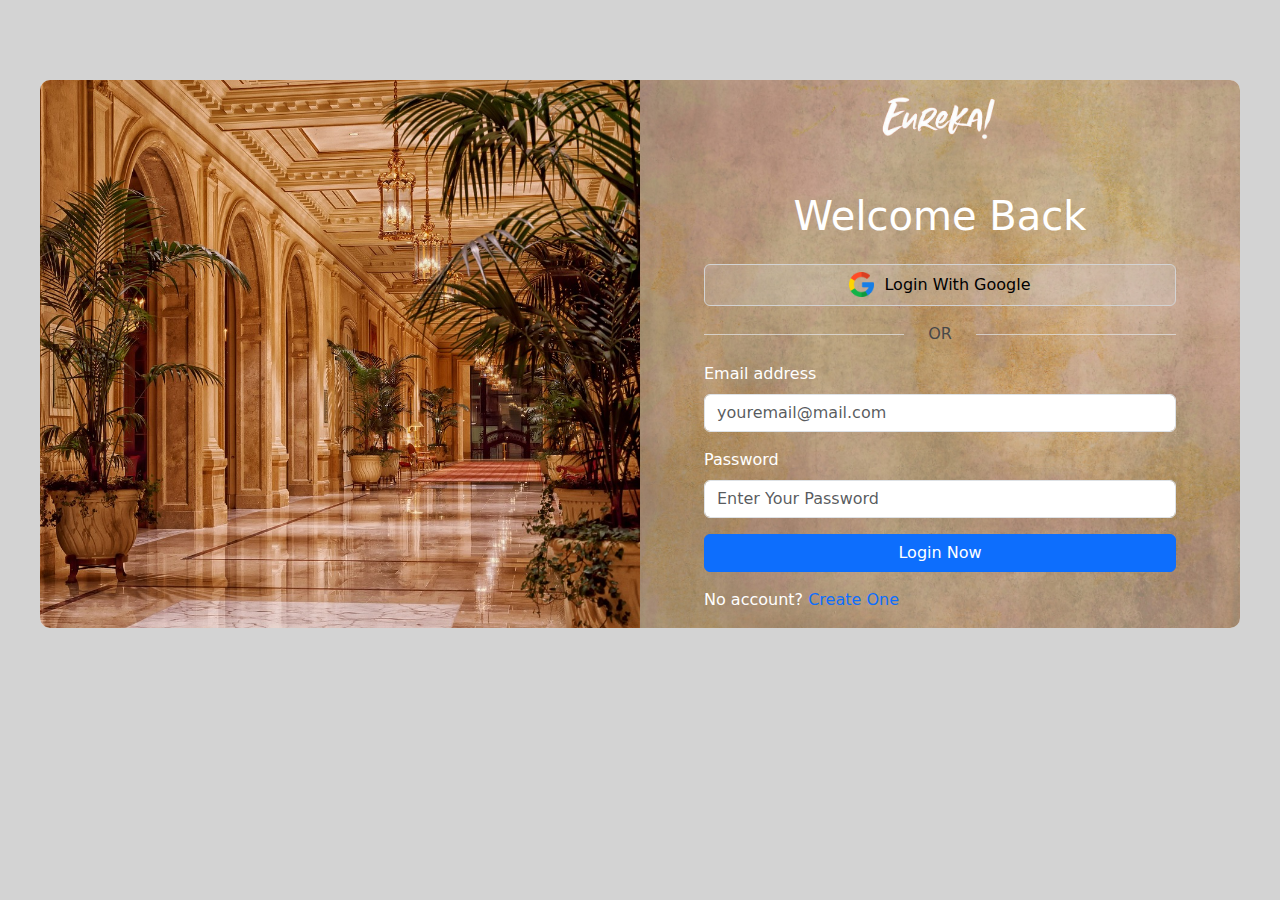
<file: pages/login.html>
<!DOCTYPE html>
<html lang="en">
  <head>
    <meta charset="UTF-8" />
    <meta name="viewport" content="width=device-width, initial-scale=1.0" />
    <title>Login: Eureka</title>
    <link rel="stylesheet" href="../style/login-style.css" />
    <link
      rel="stylesheet"
      href="https://cdnjs.cloudflare.com/ajax/libs/font-awesome/6.5.2/css/all.min.css"
      integrity="sha512-SnH5WK+bZxgPHs44uWIX+LLJAJ9/2PkPKZ5QiAj6Ta86w+fsb2TkcmfRyVX3pBnMFcV7oQPJkl9QevSCWr3W6A=="
      crossorigin="anonymous"
      referrerpolicy="no-referrer"
    />
    <link rel="stylesheet" href="../Media Query/login.css" />
    <link
      href="https://cdn.jsdelivr.net/npm/bootstrap@5.3.3/dist/css/bootstrap.min.css"
      rel="stylesheet"
      integrity="sha384-QWTKZyjpPEjISv5WaRU9OFeRpok6YctnYmDr5pNlyT2bRjXh0JMhjY6hW+ALEwIH"
      crossorigin="anonymous"
    />
    <script
      src="https://cdn.jsdelivr.net/npm/@popperjs/core@2.11.8/dist/umd/popper.min.js"
      integrity="sha384-I7E8VVD/ismYTF4hNIPjVp/Zjvgyol6VFvRkX/vR+Vc4jQkC+hVqc2pM8ODewa9r"
      crossorigin="anonymous"
    ></script>
    <script
      src="https://cdn.jsdelivr.net/npm/bootstrap@5.3.3/dist/js/bootstrap.min.js"
      integrity="sha384-0pUGZvbkm6XF6gxjEnlmuGrJXVbNuzT9qBBavbLwCsOGabYfZo0T0to5eqruptLy"
      crossorigin="anonymous"
    ></script>
  </head>
  <body style="background-color: #d3d3d3">
    <section class="login-main">
      <div class="login">
        <div class="login-image"></div>
        <div class="login-form-area-main">
          <div class="login-form-area">
            <a href="/index.html"
              ><div class="form-logo">
                <img src="../Assets/logo.png" alt="" /></div
            ></a>
            <div class="login-form">
              <h1>Welcome Back</h1>
              <button type="submit" class="login-google">
                <img
                  src="../Assets/google-icon.png"
                  alt=""
                  style="height: 25px"
                />Login With Google
              </button>
              <span class="or">OR</span>
              <form id="user-login-form">
                <div class="mb-3">
                  <label for="exampleInputEmail1" class="form-label"
                    >Email address</label
                  >
                  <input
                    type="email"
                    id="email"
                    class="form-control"
                    aria-describedby="emailHelp"
                    placeholder="youremail@mail.com"
                    required
                  />
                </div>
                <div class="mb-3">
                  <label for="exampleInputPassword1" class="form-label"
                    >Password</label
                  >
                  <input
                    type="password"
                    id="password"
                    class="form-control"
                    placeholder="Enter Your Password"
                    required
                  />
                </div>
                <button
                  type="submit"
                  class="btn btn-primary"
                  style="width: 100%"
                >
                  Login Now
                </button>
              </form>
              <span>No account? <a href="signup.html">Create One</a></span>
            </div>
          </div>
        </div>
      </div>
    </section>
  </body>
  <script src="/js/user-login.js"></script>
</html>
</file>
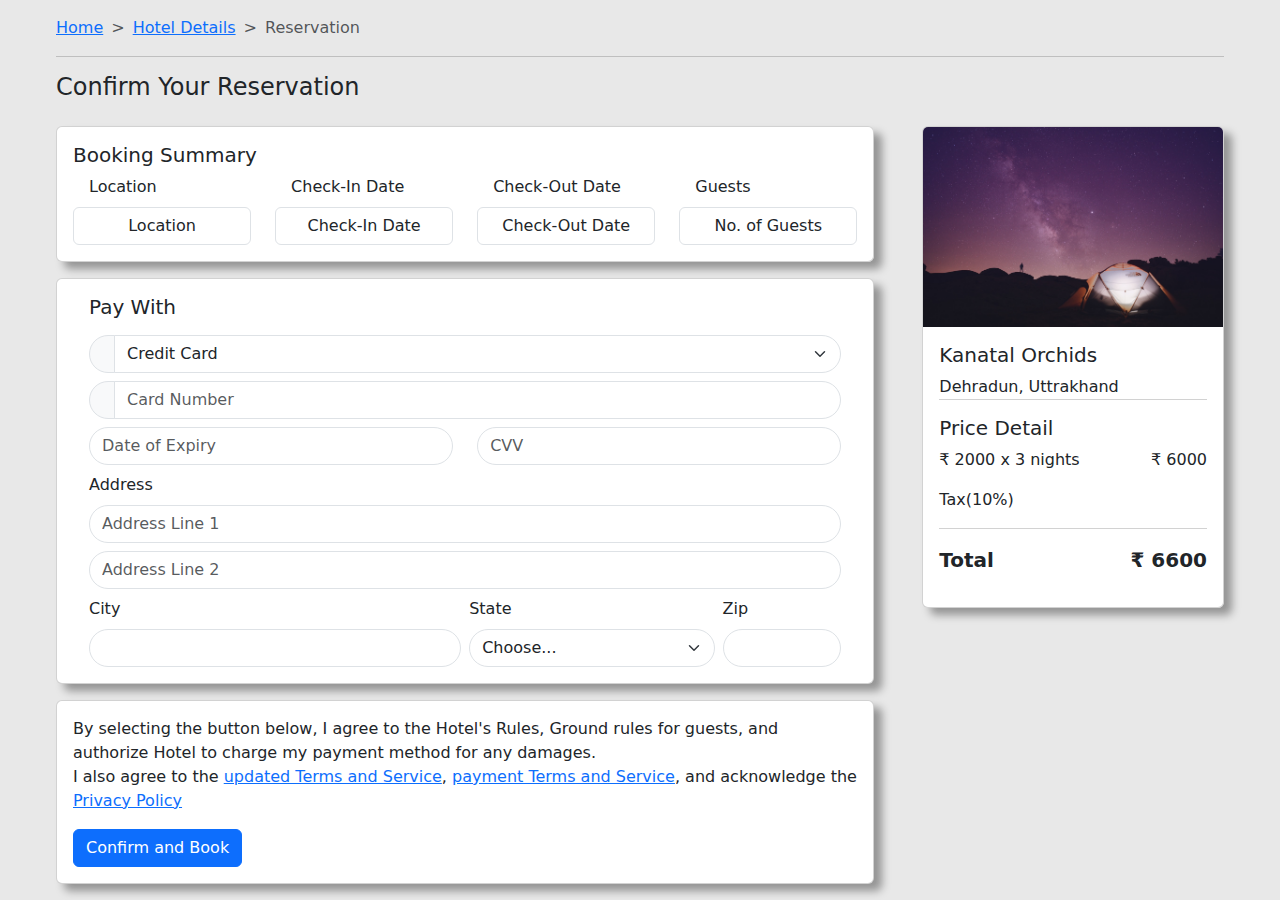
<file: pages/reservation.html>
<!DOCTYPE html>
<html lang="en">
  <head>
    <meta charset="utf-8" />
    <meta name="viewport" content="width=device-width, initial-scale=1" />
    <title>Reservation Page - Eureka</title>
    <link rel="stylesheet" href="../style/reservation-style.css" />
    <link
      rel="stylesheet"
      href="https://cdnjs.cloudflare.com/ajax/libs/font-awesome/6.5.2/css/all.min.css"
      integrity="sha512-SnH5WK+bZxgPHs44uWIX+LLJAJ9/2PkPKZ5QiAj6Ta86w+fsb2TkcmfRyVX3pBnMFcV7oQPJkl9QevSCWr3W6A=="
      crossorigin="anonymous"
      referrerpolicy="no-referrer"
    />
    <link rel="stylesheet" href="../Media Query/reservation.css" />
    <link
      href="https://cdn.jsdelivr.net/npm/bootstrap@5.3.3/dist/css/bootstrap.min.css"
      rel="stylesheet"
      integrity="sha384-QWTKZyjpPEjISv5WaRU9OFeRpok6YctnYmDr5pNlyT2bRjXh0JMhjY6hW+ALEwIH"
      crossorigin="anonymous"
    />
  </head>
  <script
    src="https://cdn.jsdelivr.net/npm/@popperjs/core@2.11.8/dist/umd/popper.min.js"
    integrity="sha384-I7E8VVD/ismYTF4hNIPjVp/Zjvgyol6VFvRkX/vR+Vc4jQkC+hVqc2pM8ODewa9r"
    crossorigin="anonymous"
  ></script>
  <script
    src="https://cdn.jsdelivr.net/npm/bootstrap@5.3.3/dist/js/bootstrap.min.js"
    integrity="sha384-0pUGZvbkm6XF6gxjEnlmuGrJXVbNuzT9qBBavbLwCsOGabYfZo0T0to5eqruptLy"
    crossorigin="anonymous"
  ></script>

  <script
    src="https://cdn.jsdelivr.net/npm/bootstrap@5.3.3/dist/js/bootstrap.bundle.min.js"
    integrity="sha384-YvpcrYf0tY3lHB60NNkmXc5s9fDVZLESaAA55NDzOxhy9GkcIdslK1eN7N6jIeHz"
    crossorigin="anonymous"
  ></script>
  <body>
    <section class="reservation-main">
      <div class="reservation">
        <div class="reservation-top">
          <nav style="--bs-breadcrumb-divider: '>'" aria-label="breadcrumb">
            <ol class="breadcrumb">
              <li class="breadcrumb-item"><a href="/index.html">Home</a></li>
              <li class="breadcrumb-item">
                <a href="rooms.html">Hotel Details</a>
              </li>
              <li class="breadcrumb-item active" aria-current="page">
                Reservation
              </li>
            </ol>
          </nav>
        </div>
        <h4>Confirm Your Reservation</h4>
        <div class="reservation-bottom">
          <div class="reservation-bottom-left">
            <div class="booking">
              <div class="card">
                <div class="card-body">
                  <h5 class="card-title">Booking Summary</h5>
                  <div class="row" id="booking-confirm-form">
                    <div class="col-md-3">
                      <label class="form-label booking-summary-lable"
                        ><i class="fa-solid fa-location-dot"></i>Location</label
                      >
                      <div id="location" class="form-control text-center">
                        Location
                      </div>
                    </div>
                    <div class="col-md-3">
                      <label class="form-label booking-summary-lable"
                        ><i class="fa-regular fa-calendar"></i>Check-In
                        Date</label
                      >
                      <div id="checkInDate" class="form-control text-center">
                        Check-In Date
                      </div>
                    </div>
                    <div class="col-md-3">
                      <label class="form-label booking-summary-lable"
                        ><i class="fa-regular fa-calendar"></i>Check-Out
                        Date</label
                      >
                      <div id="checkOutDate" class="form-control text-center">
                        Check-Out Date
                      </div>
                    </div>
                    <div class="col-md-3">
                      <label class="form-label booking-summary-lable"
                        ><i class="fa-solid fa-user"></i>Guests</label
                      >
                      <div id="guests" class="form-control text-center">
                        No. of Guests
                      </div>
                    </div>
                  </div>
                </div>
              </div>
            </div>
            <div class="payment">
              <h5 class="card-heading">Pay With</h5>
              <div class="input-group">
                <label class="input-group-text" for="inputGroupSelect01"
                  ><i class="fa-regular fa-credit-card"></i
                ></label>
                <select class="form-select" id="inputGroupSelect01">
                  <option value="1">Credit Card</option>
                  <option value="2">Debit Card</option>
                  <option value="3">UPI</option>
                  <option value="4">Net Banking</option>
                </select>
              </div>
              <div class="input-group flex-nowrap">
                <span class="input-group-text" id="addon-wrapping">
                  <i class="fa-regular fa-credit-card"></i
                ></span>
                <input
                  type="text"
                  class="form-control"
                  placeholder="Card Number"
                  aria-label="Username"
                  aria-describedby="addon-wrapping"
                  required
                />
              </div>
              <div class="row card-date">
                <div class="col">
                  <input
                    type="text"
                    class="form-control"
                    placeholder="Date of Expiry"
                    aria-label="Date of Expiry"
                  />
                </div>
                <div class="col">
                  <input
                    type="text"
                    class="form-control"
                    placeholder="CVV"
                    aria-label="CVV"
                  />
                </div>
              </div>
              <form class="address row g-2">
                <div class="col-12">
                  <label for="inputAddress" class="form-label">Address</label>
                  <input
                    type="text"
                    class="form-control"
                    id="inputAddress"
                    placeholder="Address Line 1"
                  />
                </div>
                <div class="col-12">
                  <input
                    type="text"
                    class="form-control"
                    id="inputAddress2"
                    placeholder="Address Line 2"
                  />
                </div>
                <div class="col-md-6">
                  <label for="inputCity" class="form-label">City</label>
                  <input type="text" class="form-control" id="inputCity" />
                </div>
                <div class="col-md-4">
                  <label for="inputState" class="form-label">State</label>
                  <select id="inputState" class="form-select">
                    <option selected>Choose...</option>
                    <option>...</option>
                  </select>
                </div>
                <div class="col-md-2">
                  <label for="inputZip" class="form-label">Zip</label>
                  <input type="text" class="form-control" id="inputZip" />
                </div>
              </form>
            </div>
            <div class="policy card">
              <div class="card-body">
                <p class="card-text">
                  By selecting the button below, I agree to the Hotel's Rules,
                  Ground rules for guests, and authorize Hotel to charge my
                  payment method for any damages. <br />
                  I also agree to the <a href="#">updated Terms and Service</a>,
                  <a href="#">payment Terms and Service</a>, and acknowledge the
                  <a href="">Privacy Policy</a>
                </p>
                <button
                  class="btn btn-primary"
                  form="booking-confirm-form"
                  onclick="submit()"
                >
                  Confirm and Book
                </button>
              </div>
            </div>
          </div>
          <div class="reservation-bottom-right">
            <div class="hotel-reservation-details">
              <div class="card" style="width: 100%">
                <img
                  src="../Assets/kanatal-orchids.jpg"
                  class="card-img-top"
                  id="card-img"
                  alt=""
                  style="object-fit: cover; height: 100%; width: 100%"
                />
                <div class="card-body hotel-details">
                  <div class="card-body-top">
                    <h5 class="card-title" id="hotel-name">Kanatal Orchids</h5>
                    <p class="card-text">
                      <i class="fa-solid fa-location-dot"></i>
                      <span id="stay-location">Dehradun</span>, Uttrakhand
                    </p>
                  </div>
                  <div class="card-body-mid">
                    <h5>Price Detail</h5>
                    <span class="d-flex justify-content-between">
                      <p>
                        &#x20B9; <span id="normal-price">2000</span> x
                        <span id="stay-night">3</span> nights
                      </p>
                      <p>&#x20B9; <span id="total-price">6000</span></p>
                    </span>
                    <span class="d-flex justify-content-between">
                      <p>Tax(10%)</p>
                    </span>
                  </div>
                  <div
                    class="card-body-bottom"
                    style="font-weight: bold; font-size: 20px"
                  >
                    <span class="d-flex justify-content-between">
                      <p>Total</p>
                      <p>&#x20B9; <span id="booked-price">6600</span></p>
                    </span>
                  </div>
                </div>
              </div>
            </div>
          </div>
        </div>
      </div>
    </section>
  </body>
  <script type="module" src="/js/reservation.js"></script>
</html>
</file>
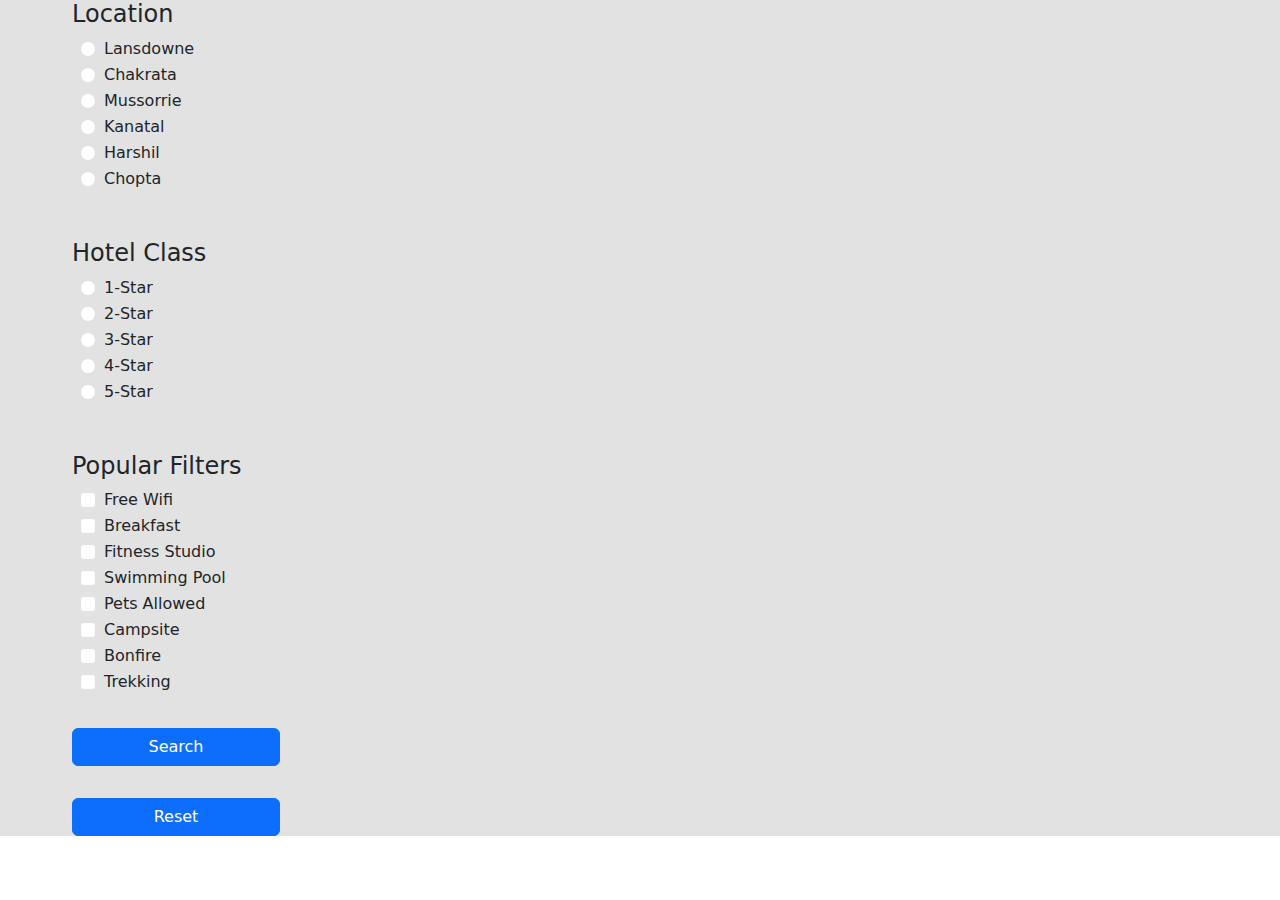
<file: pages/rooms.html>
<!DOCTYPE html>
<html lang="en">
  <head>
    <meta charset="UTF-8" />
    <meta name="viewport" content="width=device-width, initial-scale=1.0" />
    <title>Room Details - Eureka</title>
  </head>
  <link rel="stylesheet" href="../style/rooms-style.css" />
  <link
    rel="stylesheet"
    href="https://cdnjs.cloudflare.com/ajax/libs/font-awesome/6.5.2/css/all.min.css"
    integrity="sha512-SnH5WK+bZxgPHs44uWIX+LLJAJ9/2PkPKZ5QiAj6Ta86w+fsb2TkcmfRyVX3pBnMFcV7oQPJkl9QevSCWr3W6A=="
    crossorigin="anonymous"
    referrerpolicy="no-referrer"
  />
  <link
    href="https://cdn.jsdelivr.net/npm/bootstrap@5.3.3/dist/css/bootstrap.min.css"
    rel="stylesheet"
    integrity="sha384-QWTKZyjpPEjISv5WaRU9OFeRpok6YctnYmDr5pNlyT2bRjXh0JMhjY6hW+ALEwIH"
    crossorigin="anonymous"
  />
  <script
    src="https://cdn.jsdelivr.net/npm/@popperjs/core@2.11.8/dist/umd/popper.min.js"
    integrity="sha384-I7E8VVD/ismYTF4hNIPjVp/Zjvgyol6VFvRkX/vR+Vc4jQkC+hVqc2pM8ODewa9r"
    crossorigin="anonymous"
  ></script>
  <script
    src="https://cdn.jsdelivr.net/npm/bootstrap@5.3.3/dist/js/bootstrap.min.js"
    integrity="sha384-0pUGZvbkm6XF6gxjEnlmuGrJXVbNuzT9qBBavbLwCsOGabYfZo0T0to5eqruptLy"
    crossorigin="anonymous"
  ></script>
  <body>
    <section class="rooms-main">
      <div class="rooms">
        <form class="rooms-filter" id="search-filter">
          <div class="location-rooms-filter">
            <h4>Location</h4>
            <ul>
              <li class="form-check">
                <input
                  class="form-check-input"
                  type="radio"
                  value="lansdowne"
                  name="location"
                  id="lansdowne"
                />
                <label class="form-check-label" for="lansdowne">
                  Lansdowne
                </label>
              </li>
              <li class="form-check">
                <input
                  class="form-check-input"
                  type="radio"
                  value="chakrata"
                  name="location"
                  id="chakrata"
                />
                <label class="form-check-label" for="chakrata">
                  Chakrata
                </label>
              </li>
              <li class="form-check">
                <input
                  class="form-check-input"
                  type="radio"
                  value="mussorrie"
                  name="location"
                  id="mussorrie"
                />
                <label class="form-check-label" for="mussorrie">
                  Mussorrie
                </label>
              </li>
              <li class="form-check">
                <input
                  class="form-check-input"
                  type="radio"
                  value="kanatal"
                  name="location"
                  id="kanatal"
                />
                <label class="form-check-label" for="kanatal"> Kanatal </label>
              </li>
              <li class="form-check">
                <input
                  class="form-check-input"
                  type="radio"
                  value="harshil"
                  name="location"
                  id="harshil"
                />
                <label class="form-check-label" for="harshil"> Harshil </label>
              </li>
              <li class="form-check">
                <input
                  class="form-check-input"
                  type="radio"
                  value="chopta"
                  name="location"
                  id="chopta"
                />
                <label class="form-check-label" for="chopta"> Chopta </label>
              </li>
            </ul>
          </div>
          <div class="classification-rooms-filter">
            <h4>Hotel Class</h4>
            <ul>
              <li class="form-check">
                <input
                  class="form-check-input"
                  type="radio"
                  value="one-star"
                  name="hotel-class"
                  id="one-star"
                />
                <label class="form-check-label" for="one-star"> 1-Star </label>
              </li>
              <li class="form-check">
                <input
                  class="form-check-input"
                  type="radio"
                  value="two-star"
                  name="hotel-class"
                  id="two-star"
                />
                <label class="form-check-label" for="two-star"> 2-Star </label>
              </li>
              <li class="form-check">
                <input
                  class="form-check-input"
                  type="radio"
                  value="three-star"
                  name="hotel-class"
                  id="three-star"
                />
                <label class="form-check-label" for="three-star">
                  3-Star
                </label>
              </li>
              <li class="form-check">
                <input
                  class="form-check-input"
                  type="radio"
                  value="four-star"
                  name="hotel-class"
                  id="four-star"
                />
                <label class="form-check-label" for="four-star"> 4-Star </label>
              </li>
              <li class="form-check">
                <input
                  class="form-check-input"
                  type="radio"
                  value="five-star"
                  name="hotel-class"
                  id="five-star"
                />
                <label class="form-check-label" for="five-star"> 5-Star </label>
              </li>
            </ul>
          </div>
          <div class="popular-rooms-filter">
            <h4>Popular Filters</h4>
            <div class="popular-filter">
              <div class="form-check">
                <input
                  class="form-check-input"
                  type="checkbox"
                  name="popular-filter"
                  value="freewifi"
                  id="freewifi"
                />
                <label class="form-check-label" for="freewifi">
                  Free Wifi
                </label>
              </div>
              <div class="form-check">
                <input
                  class="form-check-input"
                  type="checkbox"
                  name="popular-filter"
                  value="breakfast"
                  id="breakfast"
                />
                <label class="form-check-label" for="breakfast">
                  Breakfast
                </label>
              </div>
              <div class="form-check">
                <input
                  class="form-check-input"
                  type="checkbox"
                  name="popular-filter"
                  value="fitness"
                  id="fitness"
                />
                <label class="form-check-label" for="fitness">
                  Fitness Studio
                </label>
              </div>
              <div class="form-check">
                <input
                  class="form-check-input"
                  type="checkbox"
                  name="popular-filter"
                  value="swimming"
                  id="swimming"
                />
                <label class="form-check-label" for="swimming">
                  Swimming Pool
                </label>
              </div>
              <div class="form-check">
                <input
                  class="form-check-input"
                  type="checkbox"
                  name="popular-filter"
                  value="pet"
                  id="pet"
                />
                <label class="form-check-label" for="pet"> Pets Allowed </label>
              </div>
              <div class="form-check">
                <input
                  class="form-check-input"
                  type="checkbox"
                  name="popular-filter"
                  value="camp"
                  id="camp"
                />
                <label class="form-check-label" for="camp">Campsite</label>
              </div>
              <div class="form-check">
                <input
                  class="form-check-input"
                  type="checkbox"
                  name="popular-filter"
                  value="bonfire"
                  id="bonfire"
                />
                <label class="form-check-label" for="bonfire">Bonfire</label>
              </div>
              <div class="form-check">
                <input
                  class="form-check-input"
                  type="checkbox"
                  name="popular-filter"
                  value="trek"
                  id="trek"
                />
                <label class="form-check-label" for="trek">Trekking</label>
              </div>
            </div>
          </div>
          <div class="search-rooms-filter">
            <input class="btn btn-primary" type="submit" value="Search" />
          </div>
          <div class="reset-rooms-filter">
            <input class="btn btn-primary" type="reset" value="Reset" />
          </div>
        </form>
        <div class="rooms-availability" style="width: 80%"></div>
      </div>
    </section>
  </body>
  <script src="/js/rooms.js"></script>
</html>
</file>
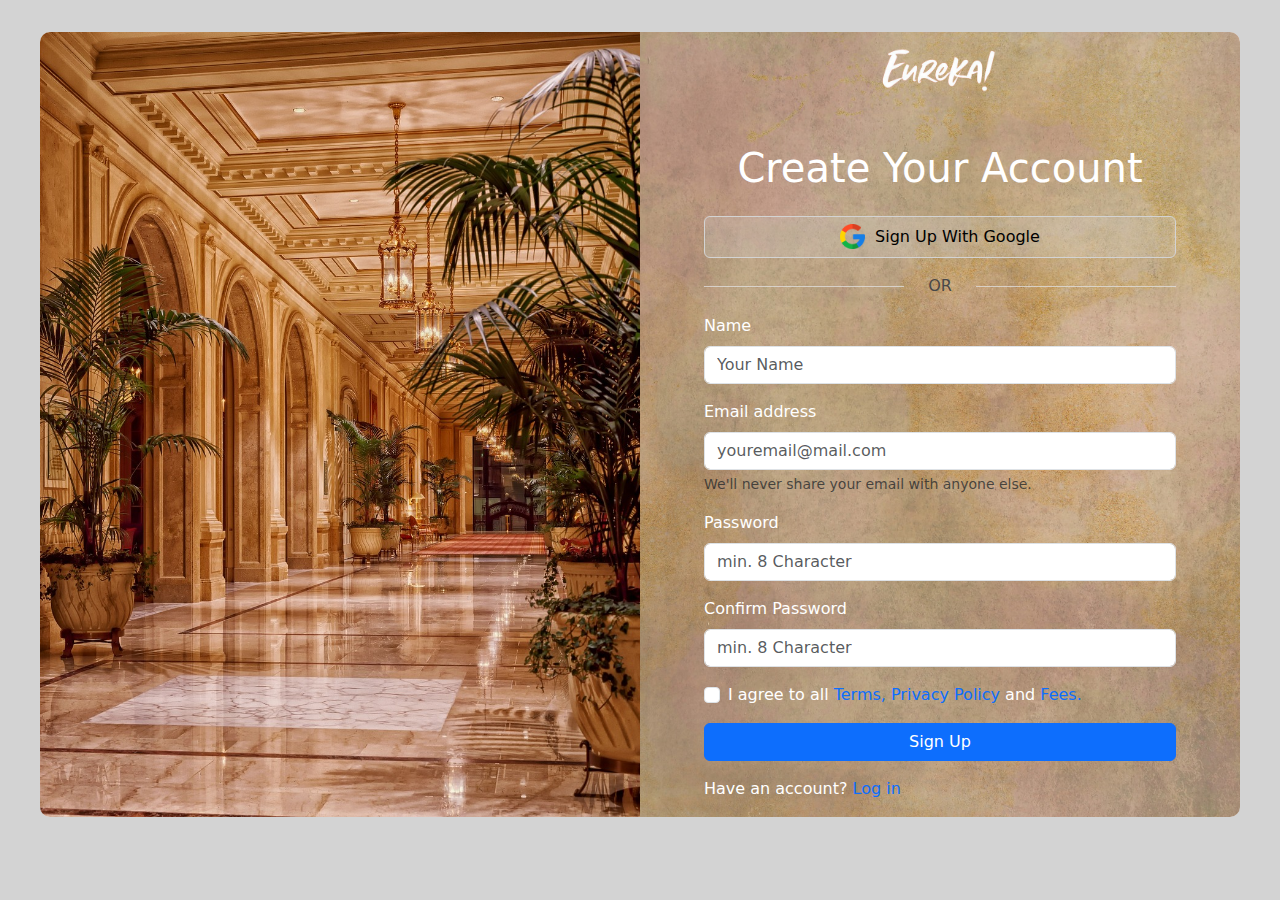
<file: pages/signup.html>
<!DOCTYPE html>
<html lang="en">
  <head>
    <meta charset="UTF-8" />
    <meta name="viewport" content="width=device-width, initial-scale=1.0" />
    <title>Sign-Up: Eureka</title>
    <link rel="stylesheet" href="../style/signup-style.css" />
    <link rel="stylesheet" href="../Media Query/signup.css" />
    <link
      rel="stylesheet"
      href="https://cdnjs.cloudflare.com/ajax/libs/font-awesome/6.5.2/css/all.min.css"
      integrity="sha512-SnH5WK+bZxgPHs44uWIX+LLJAJ9/2PkPKZ5QiAj6Ta86w+fsb2TkcmfRyVX3pBnMFcV7oQPJkl9QevSCWr3W6A=="
      crossorigin="anonymous"
      referrerpolicy="no-referrer"
    />
    <link
      href="https://cdn.jsdelivr.net/npm/bootstrap@5.3.3/dist/css/bootstrap.min.css"
      rel="stylesheet"
      integrity="sha384-QWTKZyjpPEjISv5WaRU9OFeRpok6YctnYmDr5pNlyT2bRjXh0JMhjY6hW+ALEwIH"
      crossorigin="anonymous"
    />
    <script
      src="https://cdn.jsdelivr.net/npm/@popperjs/core@2.11.8/dist/umd/popper.min.js"
      integrity="sha384-I7E8VVD/ismYTF4hNIPjVp/Zjvgyol6VFvRkX/vR+Vc4jQkC+hVqc2pM8ODewa9r"
      crossorigin="anonymous"
    ></script>
    <script
      src="https://cdn.jsdelivr.net/npm/bootstrap@5.3.3/dist/js/bootstrap.min.js"
      integrity="sha384-0pUGZvbkm6XF6gxjEnlmuGrJXVbNuzT9qBBavbLwCsOGabYfZo0T0to5eqruptLy"
      crossorigin="anonymous"
    ></script>
  </head>
  <body style="background-color: #d3d3d3">
    <section class="signup-main">
      <div class="signup">
        <div class="signup-image"></div>
        <div class="signup-form-area-main">
          <div class="signup-form-area">
            <a href="/index.html"
              ><div class="form-logo">
                <img src="../Assets/logo.png" alt="" /></div
            ></a>
            <div class="signup-form">
              <h1>Create Your Account</h1>
              <button type="submit" class="signup-google">
                <img
                  src="../Assets/google-icon.png"
                  alt=""
                  style="height: 25px"
                />Sign Up With Google
              </button>
              <span class="or">OR</span>
              <form class="form" id="registration-form">
                <div class="mb-3">
                  <label for="name" class="form-label">Name</label>
                  <input
                    type="text"
                    class="form-control"
                    id="fullName"
                    autocomplete="name"
                    placeholder="Your Name"
                    required
                  />
                </div>
                <div class="mb-3">
                  <label for="email" class="form-label">Email address</label>
                  <input
                    type="email"
                    class="form-control"
                    id="email"
                    autocomplete="email"
                    placeholder="youremail@mail.com"
                    required
                  />
                  <div id="email" class="form-text">
                    We'll never share your email with anyone else.
                  </div>
                </div>
                <div class="mb-3">
                  <label for="password" class="form-label">Password</label>
                  <input
                    type="password"
                    class="form-control"
                    id="password"
                    placeholder="min. 8 Character"
                    required
                  />
                </div>
                <div class="mb-3">
                  <label for="confirmPassword" class="form-label"
                    >Confirm Password</label
                  >
                  <input
                    type="password"
                    class="form-control"
                    id="confirmPassword"
                    placeholder="min. 8 Character"
                    required
                  />
                </div>
                <div class="mb-3 form-check">
                  <input
                    type="checkbox"
                    class="form-check-input"
                    id="agreement"
                    required
                  />
                  <label
                    class="form-check-label"
                    for="agreement"
                    id="agreeCheckbox"
                    >I agree to all <a href="#">Terms, Privacy Policy</a> and
                    <a href="#">Fees.</a></label
                  >
                </div>
                <button
                  type="submit"
                  class="btn btn-primary"
                  style="width: 100%"
                >
                  Sign Up
                </button>
              </form>
              <span>Have an account? <a href="login.html">Log in</a></span>
            </div>
          </div>
        </div>
      </div>
    </section>
  </body>
  <script src="/js/user-signup.js"></script>
</html>
</file>
<file: style/style.css>
* {
  box-sizing: border-box;
  list-style: none;
  margin: 0;
  padding: 0;
}
body {
  background: linear-gradient(
      to top,
      rgba(255, 251, 0, 0.379),
      rgba(255, 136, 0, 0.299)
    ),
    url("../Assets/why-us-bg.jpg");
  /* background-image: url(Assets/why-us-bg.jpg); */
  background-position: center;
  background-repeat: no-repeat;
  background-size: cover;
  background-attachment: fixed;
}
.background {
  background-image: url(../Assets/hotel-colorful-bg.jpg);
  height: 500px;
  width: 100%;
  background-repeat: no-repeat;
  background-size: cover;
  background-position: center;
}

/* -----------Header CSS Starts Here------------ */

.header {
  display: flex;
  justify-content: center;
  height: 80px;
  align-items: center;
  gap: 2rem;
  position: relative;
}
#logged-in-user {
  display: none;
  width: 50px;
  height: 50px;
  border-radius: 50%;
  overflow: hidden;
  cursor: pointer;
}
.header-main {
  display: flex;
  align-items: center;
  width: 1200px;
  margin-top: 1rem;
}
.header-lists {
  display: flex;
  align-items: center;
  justify-content: space-between;
  gap: 15rem;
  width: 100%;
}
.header-lists li img {
  width: 8.5rem;
  object-fit: contain;
}
.navbar {
  display: flex;
  justify-content: center;
  align-items: center;
  gap: 1.5rem;
  text-decoration: none;
}
.navbar a {
  display: flex;
  justify-content: center;
  align-items: center;
  width: 5rem;
  height: 2rem;
  border-radius: 1rem;
}
.navbar a:hover {
  color: black;
  background-color: white;
}
.navbar a:nth-child(5),
a:nth-child(6) {
  border: 1px solid white;
}
.header-lists a {
  text-decoration: none;
  color: white;
}
/* -----------Header CSS Ends Here------------ */

/* -----------Search Bar CSS Starts Here------------ */
.search-bar {
  display: flex;
  justify-content: center;
  align-items: center;
  padding-top: 10rem;
}
.search-bar-main {
  display: flex;
  flex-direction: column;
  justify-content: center;
  align-items: center;
  color: white;
  width: 1200px;
  gap: 3rem;
}
.search-bar-details {
  display: flex;
  justify-content: center;
  align-items: center;
  gap: 1rem;
}
.search-bar-details input {
  text-align: center;
}

/* -----------Popular Destination CSS Starts Here------------ */
.destination-main {
  display: flex;
  justify-content: center;
}
.destination {
  padding-top: 2rem;
  display: flex;
  flex-direction: column;
  justify-content: center;
  width: 1200px;
}
.destination-heading {
  display: flex;
  flex-direction: column;
  justify-content: center;
  align-items: center;
  color: white;
}
.destination-section {
  display: flex;
  flex-wrap: wrap;
  gap: 1rem;
  justify-content: center;
}
.card {
  box-shadow: 8px 7px 8px #00000096;
}
.card-body h5 {
  text-align: center;
}
.card-body a {
  margin-left: 25%;
}
/* -----------Why Us CSS Starts Here------------ */
.why-us-main {
  display: flex;
  justify-content: center;
  /* background: linear-gradient(
      to top,
      rgba(255, 251, 0, 0.379),
      rgba(255, 136, 0, 0.299)
    ),
    url("Assets/why-us-bg.jpg");
  background-position: center;
  background-repeat: no-repeat;
  background-size: cover; */
  color: #fff;
  padding-top: 4rem;
  padding-bottom: 4rem;
}
.why-us {
  display: flex;
  flex-direction: column;
  justify-content: center;
  align-items: center;
  width: 1200px;
}
.why-us-details {
  padding-top: 2rem;
  width: 100%;
  display: flex;
  justify-content: space-between;
}
.card-why-us {
  border: 1px solid #fff;
  width: 30%;
  height: 90%;
  padding: 1rem;
}
.card-why-us-details {
  padding-top: 1rem;
  display: flex;
  flex-direction: column;
  justify-content: start;
}
/* -----------FAQ CSS Starts Here------------ */
.faq-main {
  display: flex;
  flex-direction: column;
  align-items: center;
  gap: 2rem;
  justify-content: center;
  margin-top: 5rem;
}
.faq-main h2 {
  color: #fff;
}
.faq {
  display: flex;
  justify-content: center;
  width: 1200px;
  gap: 2rem;
}
.accordion {
  width: 100%;
  display: flex;
  flex-direction: column;
  gap: 10px;
}
.accordion-item {
  border-radius: 5px !important;
  overflow: hidden !important;
}

/* -----------Footer CSS Starts Here------------ */
.footer-main {
  display: flex;
  justify-content: center;
  margin-top: 2rem;
  background-color: #5c1d0c;
}
.footer {
  display: flex;
  width: 1200px;
  flex-direction: column;
  gap: 5rem;
}
.footer-top {
  width: 100%;
  display: flex;
  justify-content: space-between;
  padding-top: 2.5rem;
  color: #fff;
}
.footer-top ul {
  padding: 0;
}
.footer-top ul > li {
  padding-top: 10px;
}
.footer-top ul > li > a {
  color: #fff;
  text-decoration: none;
}
.explore li:nth-child(1),
.booking li:nth-child(1),
.company li:nth-child(1),
.support li:nth-child(1) {
  margin-bottom: 2rem;
}
.footer-social-links {
  display: flex;
  gap: 10px;
  justify-content: center;
}
.footer-bottom {
  display: flex;
  color: #fff;
  justify-content: space-between;
  padding-bottom: 2rem;
}
.footer-bottom-left {
  display: flex;
  justify-content: center;
  gap: 5px;
}
.footer-bottom-right {
  display: flex;
  justify-content: space-between;
  width: 40%;
}
/* Custom Login Css */
.form-logo {
  display: flex;
  align-items: center;
  justify-content: center;
  padding-top: 1rem;
}
.form-logo img {
  width: 8.5rem;
  object-fit: contain;
}
.customLogin {
  display: none;
  position: relative;
  height: 100vh;
  width: 100%;
  background-color: rgb(0, 0, 0);
  background-color: rgba(0, 0, 0, 0.4);
  display: flex;
  align-items: center;
  justify-content: center;
}
.login-form-area-main {
  display: flex;
  width: 50%;
  background-image: url(../Assets/why-us-bg.jpg);
  background-position: center;
  background-repeat: no-repeat;
  background-size: cover;
  border-radius: 0px 10px 10px 0px;
  color: white;
}
.closeBtn {
  height: 10%;
}
.login-form-area {
  display: flex;
  flex-direction: column;
  gap: 3rem;
  padding-right: 4rem;
  padding-bottom: 1rem;
  padding-left: 4rem;
  width: 90%;
}
.login-form {
  display: flex;
  flex-direction: column;
  gap: 1rem;
}
.login-google {
  display: flex;
  background: #d3d3d33f;
  align-items: center;
  justify-content: center;
  gap: 10px;
  border: 1px solid #d3d3d3;
  line-height: 2.5rem;
  border-radius: 0.375rem;
}
.login-form h1 {
  text-align: center;
}
.or {
  text-align: center;
  position: relative;
  color: #484848;
}
.or:before {
  content: " ";
  height: 1px;
  width: 200px;
  background: #e1e1e1c1;
  display: block;
  position: absolute;
  top: 50%;
  left: 0;
}
.or:after {
  content: " ";
  height: 1px;
  width: 200px;
  background: #e1e1e1c1;
  display: block;
  position: absolute;
  top: 50%;
  right: 0;
}
.login-form a {
  text-decoration: none;
}
</file>
<file: style/admin-login-style.css>
* {
  margin: 0;
  padding: 0;
  box-sizing: border-box;
  color: white;
}
.admin-login-main {
  display: flex;
  align-items: center;
  justify-content: center;
  margin-top: 5%;
}
.admin-login {
  display: flex;
  flex-direction: column;
  width: 25rem;
  gap: 1rem;
}
.admin-login-form {
  border: 1px solid #dbdfea;
  border-radius: 0.3597rem;
  padding: 2rem;
}
</file>
<file: style/admin-style.css>
* {
  margin: 0;
  padding: 0;
  box-sizing: border-box;
}
.dashboard-main {
  display: flex;
  justify-content: center;
  background-color: #212529;
  position: absolute;
  width: 100%;
}
.dashboard {
  display: flex;
  flex-direction: column;
  width: 1500px;
}
.dashboard-top {
  display: flex;
  height: 40px;
  padding: 0.4rem 0rem 0.4rem 1rem;
  text-align: center;
  justify-content: space-between;
}
.dashboard-top-admin {
  display: flex;
  width: 15%;
  gap: 1rem;
  justify-content: end;
  color: aliceblue;
}
.dashboard-bottom {
  display: flex;
}
.dashboard-bottom-left {
  display: flex;
  flex-direction: column;
  gap: 2rem;
  width: 20%;
  padding: 16px 35.2px 16px 16px;
}

/* Booking Area CSS */
#booking-area {
  display: none;
}
.dashboard-bottom-right {
  display: flex;
  flex-direction: column;
  width: 85%;
  background-color: #dbdfea;
  gap: 1rem;
  padding: 10px 0px;
}
.dashboard-bottom-right-top {
  display: flex;
  flex-direction: column;
  gap: 10px;
  padding: 0rem 1rem;
}
.dashboard-bottom-right-top-checking {
  display: flex;
  align-items: center;
  height: 30px;
  justify-content: space-between;
  align-items: center;
}
.search-booking {
  display: flex;
  align-items: center;
  gap: 1rem;
}
.pending-booking {
  border-left: 1px solid #212529;
  border-right: 1px solid #212529;
  padding: 0px 5px;
}
#booking-action {
  border-radius: 0.375rem;
  font-size: 0.875rem;
}
.dashboard-bottom-right-bottom {
  background-color: white;
  margin: 0rem 1rem;
  border-radius: 0.3796rem;
}
/* .dashboard-bottom-right-bottom-actions {
  display: flex;
  align-items: center;
  gap: 10px;
  border-bottom: 1px solid #dbdfea;
  height: 120px;
  padding-left: 12px;
} */
.user-image {
  display: flex;
  gap: 15px;
  height: 30px;
  align-items: center;
}
.booking-entity {
  border-bottom: 1px solid #dbdfea;
  height: 40px;
  display: flex;
  align-items: center;
  height: 80px;
}
.booking-info {
  align-items: center;
  height: 60px;
  border-bottom: 1px solid #dbdfea;
}

/* Properties Area Css */
#property-area {
  display: none;
}
.property-entity {
  border-bottom: 1px solid #dbdfea;
  height: 40px;
  display: flex;
  align-items: center;
}
/* Dashboard Area Css */
#dashboard-area {
  display: flex;
  width: 85%;
}
/* Property Area Css */
.properties-entry {
  border-bottom: 1px solid rgb(219, 223, 234);
}

.property-list-items {
  align-items: center;
  height: 65px;
  border-bottom: 1px solid #dbdfea;
}
.properties {
  align-items: center;
  height: 80px;
}
#add-property-id {
  display: none;
}
.add-property {
  justify-content: center;
  align-items: center;
  height: 100vh;
  position: relative;
  backdrop-filter: blur(1px);
}
.add-property-form {
  width: 600px;
  background: #212529;
  color: white;
  display: flex;
  justify-content: space-between;
  padding-left: 32px;
  border-radius: 0.375rem;
  position: absolute;
}
.adding-form {
  width: 500px;
  margin-bottom: 3rem;
  margin-top: 3rem;
}
.hotel-facilites {
  display: flex;
  flex-wrap: wrap;
  justify-content: space-between;
}
#form-close-button {
  height: 30px;
  width: 30px;
  display: flex;
  justify-content: center;
}
.property-list-items .action {
  display: flex;
  gap: 7px;
}
</file>
<file: style/confirmation-style.css>
* {
  padding: 0;
  margin: 0;
  box-sizing: border-box;
}
.booking-confirm-main {
  display: flex;
  justify-content: center;
}
.booking-confirm {
  width: 1200px;
  display: flex;
  flex-direction: column;
  gap: 2rem;
}
.card-body-image {
  width: 70px;
  height: 70px;
  border-radius: 50%;
  overflow: hidden;
}
.booking-confirm-bottom {
  display: flex;
  width: 100%;
  gap: 1rem;
  background: rgb(0 0 0 / 2%);
  border-radius: 0.375rem;
}
.booking-confirm-bottom-left {
  width: 70%;
  display: flex;
  flex-direction: column;
  gap: 2rem;
  height: 100%;
}
.booking-confirm-bottom-right {
  width: 30%;
  height: 100%;
}
.hotel-details {
  display: flex;
  flex-direction: column;
  gap: 1rem;
}
.card-body-mid {
  border-bottom: 1px solid rgba(0, 0, 0, 0.175);
  border-width: 100%;
}
.card-body-top {
  border-bottom: 1px solid rgba(0, 0, 0, 0.175);
}

/* Custom Alert CSS */
.modal {
  display: none;
  position: fixed;
  z-index: 1;
  left: 0;
  top: 0;
  width: 100%;
  height: 100%;
  overflow: auto;
  background-color: rgb(0, 0, 0);
  background-color: rgba(0, 0, 0, 0.4);
  padding-top: 60px;
}

/* Custom Alert Css */
.modal {
  background-color: rgb(0, 0, 0);
  background-color: rgba(0, 0, 0, 0.4);
}
.modal-content {
  background-color: #fefefe;
  border: 1px solid #888;
}
</file>
<file: Media Query/confirmation.css>
@media only screen and (max-width: 768px) {
  .booking-confirm-top {
    padding-left: 2rem;
  }
  .booking-confirm-bottom {
    flex-direction: column;
  }
  .booking-confirm-bottom-left {
    width: 100%;
  }
  .booking-confirm-bottom-right {
    width: 100%;
  }
}
</file>
<file: style/login-style.css>
* {
  box-sizing: border-box;
  margin: 0;
  padding: 0;
}
.form-logo {
  display: flex;
  align-items: center;
  justify-content: center;
  padding-top: 1rem;
}
.form-logo img {
  width: 8.5rem;
  object-fit: contain;
}
.login-main {
  display: flex;
  justify-content: center;
}
.login {
  width: 1200px;
  background-color: white;
  display: flex;
  justify-content: start;
  margin-top: 5rem;
  border-radius: 10px;
}
.login-image {
  border-radius: 10px 0px 0px 10px;
  width: 50%;
  background-position: center;
  background-size: cover;
  background-repeat: no-repeat;
  background-image: url(../Assets/signup-image.jpg);
}
.login-form-area-main {
  width: 50%;
  background-image: url(../Assets/why-us-bg.jpg);
  background-position: center;
  background-repeat: no-repeat;
  background-size: cover;
  border-radius: 0px 10px 10px 0px;
  color: white;
}
.login-form-area {
  display: flex;
  flex-direction: column;
  gap: 3rem;
  padding-right: 4rem;
  padding-bottom: 1rem;
  padding-left: 4rem;
}
.login-form {
  display: flex;
  flex-direction: column;
  gap: 1rem;
}
.login-google {
  display: flex;
  background: #d3d3d33f;
  align-items: center;
  justify-content: center;
  gap: 10px;
  border: 1px solid #d3d3d3;
  line-height: 2.5rem;
  border-radius: 0.375rem;
}
.login-form h1 {
  text-align: center;
}
.or {
  text-align: center;
  position: relative;
  color: #484848;
}
.or:before {
  content: " ";
  height: 1px;
  width: 200px;
  background: #e1e1e1c1;
  display: block;
  position: absolute;
  top: 50%;
  left: 0;
}
.or:after {
  content: " ";
  height: 1px;
  width: 200px;
  background: #e1e1e1c1;
  display: block;
  position: absolute;
  top: 50%;
  right: 0;
}
.login-form a {
  text-decoration: none;
}
</file>
<file: Media Query/login.css>
@media only screen and (max-width: 768px) {
  .login {
    flex-direction: column;
    gap: 2rem;
    width: 100%;
  }
  .login-main {
    flex-direction: column;
    margin-bottom: 7rem;
  }
  .login-image {
    height: 541px;
    width: 100%;
  }
  .login-form-area-main {
    width: 100%;
  }
  .or:after,
  .or:before {
    width: 100px;
  }
}
</file>
<file: style/reservation-style.css>
* {
  box-sizing: border-box;
  padding: 0;
  margin: 0;
}
.reservation-main {
  display: flex;
  justify-content: center;
  background-color: rgb(0 0 0 / 9%);
}
.reservation {
  display: flex;
  flex-direction: column;
  width: 1200px;
  gap: 1rem;
  padding: 1rem;
  height: 100%;
}
.reservation-top {
  border-bottom: 1px solid rgba(0, 0, 0, 0.175);
}
.reservation-bottom {
  display: flex;
  justify-content: center;
  gap: 3rem;
}
.reservation-bottom-left {
  display: flex;
  flex-direction: column;
  justify-content: start;
  gap: 1rem;
}
.booking,
.payment,
.policy,
.hotel-reservation-details {
  box-shadow: 8px 7px 8px #0000005c;
  border-radius: 0.375rem;
}
.payment {
  display: flex;
  flex-direction: column;
  gap: 0.5rem;
  border: 1px solid rgba(0, 0, 0, 0.175);
  background: #fff;
  height: 100%;
  padding: 1rem 2rem;
}
.input-group label,
.input-group span {
  border-top-left-radius: 30px;
  border-bottom-left-radius: 30px;
}
.input-group input,
.input-group select {
  border-top-right-radius: 30px;
  border-bottom-right-radius: 30px;
}
.address > div > input,
.address > div > select {
  border-radius: 30px;
}
.card-date > div > input {
  border-radius: 30px;
}
.reservation-bottom-right {
  width: 40%;
}
.hotel-details {
  display: flex;
  flex-direction: column;
  gap: 1rem;
}
.card-body-mid {
  border-bottom: 1px solid rgba(0, 0, 0, 0.175);
  border-width: 100%;
}
.card-body-top {
  border-bottom: 1px solid rgba(0, 0, 0, 0.175);
}
.booking-summary-lable {
  display: flex;
  align-items: center;
  gap: 1rem;
}
</file>
<file: Media Query/reservation.css>
@media only screen and (max-width: 768px) {
  .reservation-bottom {
    flex-direction: column;
  }
  .reservation-bottom-right {
    width: 100%;
  }
}
</file>
<file: style/rooms-style.css>
* {
  box-sizing: border-box;
  margin: 0;
  padding: 0;
}
ul li {
  padding-left: 0 !important;
}
.rooms-main {
  display: flex;
  justify-content: center;
  background-color: #e2e2e2;
}
.rooms {
  width: 1200px;
  display: flex;
  border-radius: 10px;
}
.rooms-filter {
  display: flex;
  flex-direction: column;
  justify-content: start;
  gap: 2rem;
  width: 20%;
  padding-left: 2rem;
}
.reset-rooms-filter {
  width: 100%;
}
.reset-rooms-filter input {
  width: 100%;
}
.search-rooms-filter {
  width: 100%;
}
.search-rooms-filter input {
  width: 100%;
}
.popular-rooms-filter div div {
  padding-left: 2rem !important;
}
/*************Room Availability Section CSS************************/
.rooms-availability {
  display: flex;
  flex-direction: column;
  align-items: center;
}
.popular-facilities {
  display: flex;
  justify-content: space-between;
}
.popular-facilities-left span {
  display: flex;
  align-items: center;
  gap: 10px;
  color: #00cc00;
}
.popular-facilities-left p {
  font-weight: bold;
}
.card-title {
  font-weight: bold;
}
.card {
  background-image: url(../Assets/room-card-bg.jpg);
  background-position: center;
  background-repeat: no-repeat;
  background-size: cover;
  box-shadow: 8px 7px 8px #8e604e;
}
.popular-facilities-right {
  display: flex;
  flex-direction: column;
  justify-content: center;
  align-items: center;
}
</file>
<file: style/signup-style.css>
* {
  box-sizing: border-box;
  margin: 0;
  padding: 0;
}
.form-logo {
  display: flex;
  align-items: center;
  justify-content: center;
  padding-top: 1rem;
}
.form-logo img {
  width: 8.5rem;
  object-fit: contain;
}
.signup-main {
  display: flex;
  justify-content: center;
}
.signup {
  width: 1200px;
  background-color: white;
  display: flex;
  justify-content: start;
  margin-top: 2rem;
  border-radius: 10px;
}
.signup-image {
  border-radius: 10px 0px 0px 10px;
  width: 50%;
  background-position: center;
  background-size: cover;
  background-repeat: no-repeat;
  background-image: url(../Assets/signup-image.jpg);
}
.signup-form-area-main {
  width: 50%;
  background-image: url(../Assets/why-us-bg.jpg);
  background-position: center;
  background-repeat: no-repeat;
  background-size: cover;
  border-radius: 0px 10px 10px 0px;
  color: white;
}
.signup-form-area {
  display: flex;
  flex-direction: column;
  gap: 3rem;
  padding-right: 4rem;
  padding-bottom: 1rem;
  padding-left: 4rem;
}
.signup-form {
  display: flex;
  flex-direction: column;
  gap: 1rem;
}
.signup-google {
  display: flex;
  background: #d3d3d33f;
  align-items: center;
  justify-content: center;
  gap: 10px;
  border: 1px solid #d3d3d3;
  line-height: 2.5rem;
  border-radius: 0.375rem;
}
.signup-form h1 {
  text-align: center;
}
.or {
  text-align: center;
  position: relative;
  color: #484848;
}
.or:before {
  content: " ";
  height: 1px;
  width: 200px;
  background: #e1e1e1c1;
  display: block;
  position: absolute;
  top: 50%;
  left: 0;
}
.or:after {
  content: " ";
  height: 1px;
  width: 200px;
  background: #e1e1e1c1;
  display: block;
  position: absolute;
  top: 50%;
  right: 0;
}
.signup-form a {
  text-decoration: none;
}
</file>
<file: Media Query/signup.css>
@media only screen and (max-width: 768px) {
  .signup-image {
    height: 500px;
    width: 100%;
  }
  .signup-main {
    flex-direction: column;
  }
  .signup {
    width: 100%;
  }
  .signup-form-area-main {
    width: 100%;
  }
  .signup {
    flex-direction: column;
  }
  .or:before,
  .or:after {
    width: 90px;
  }
}
</file>
